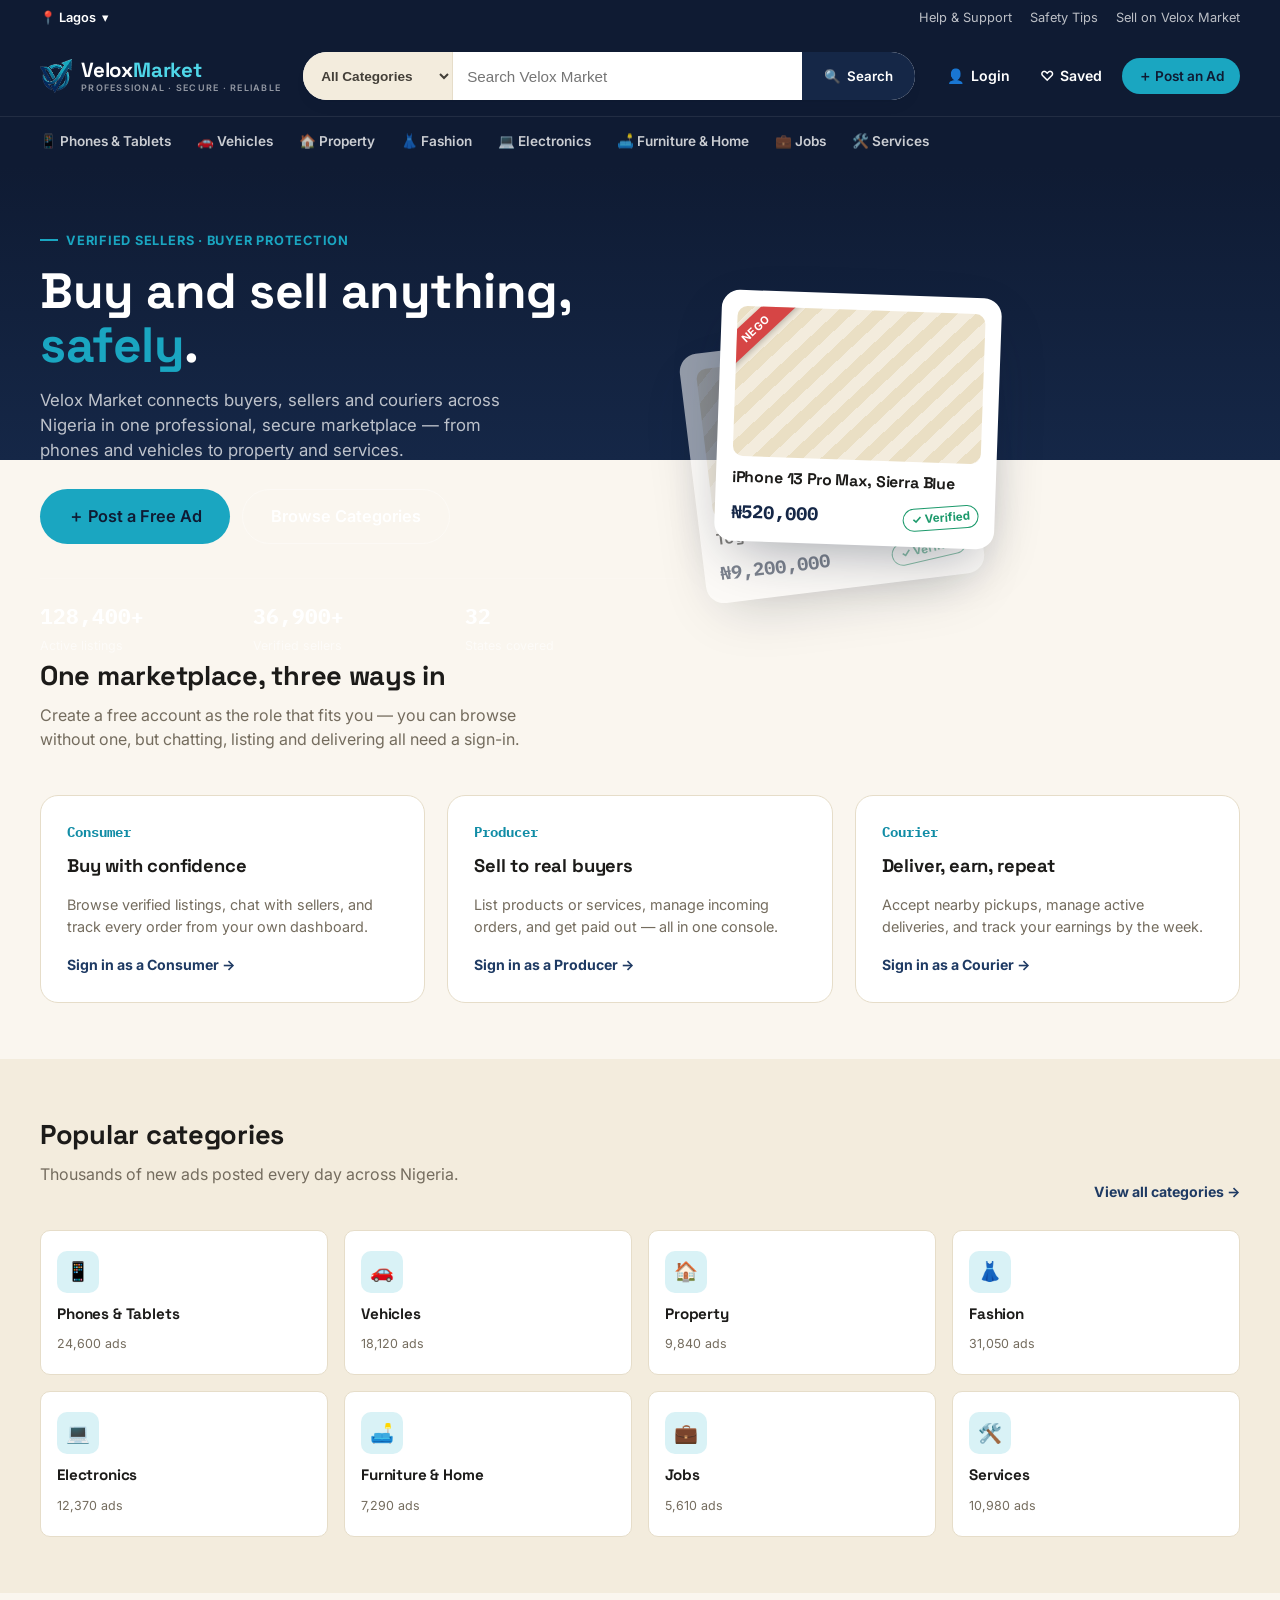
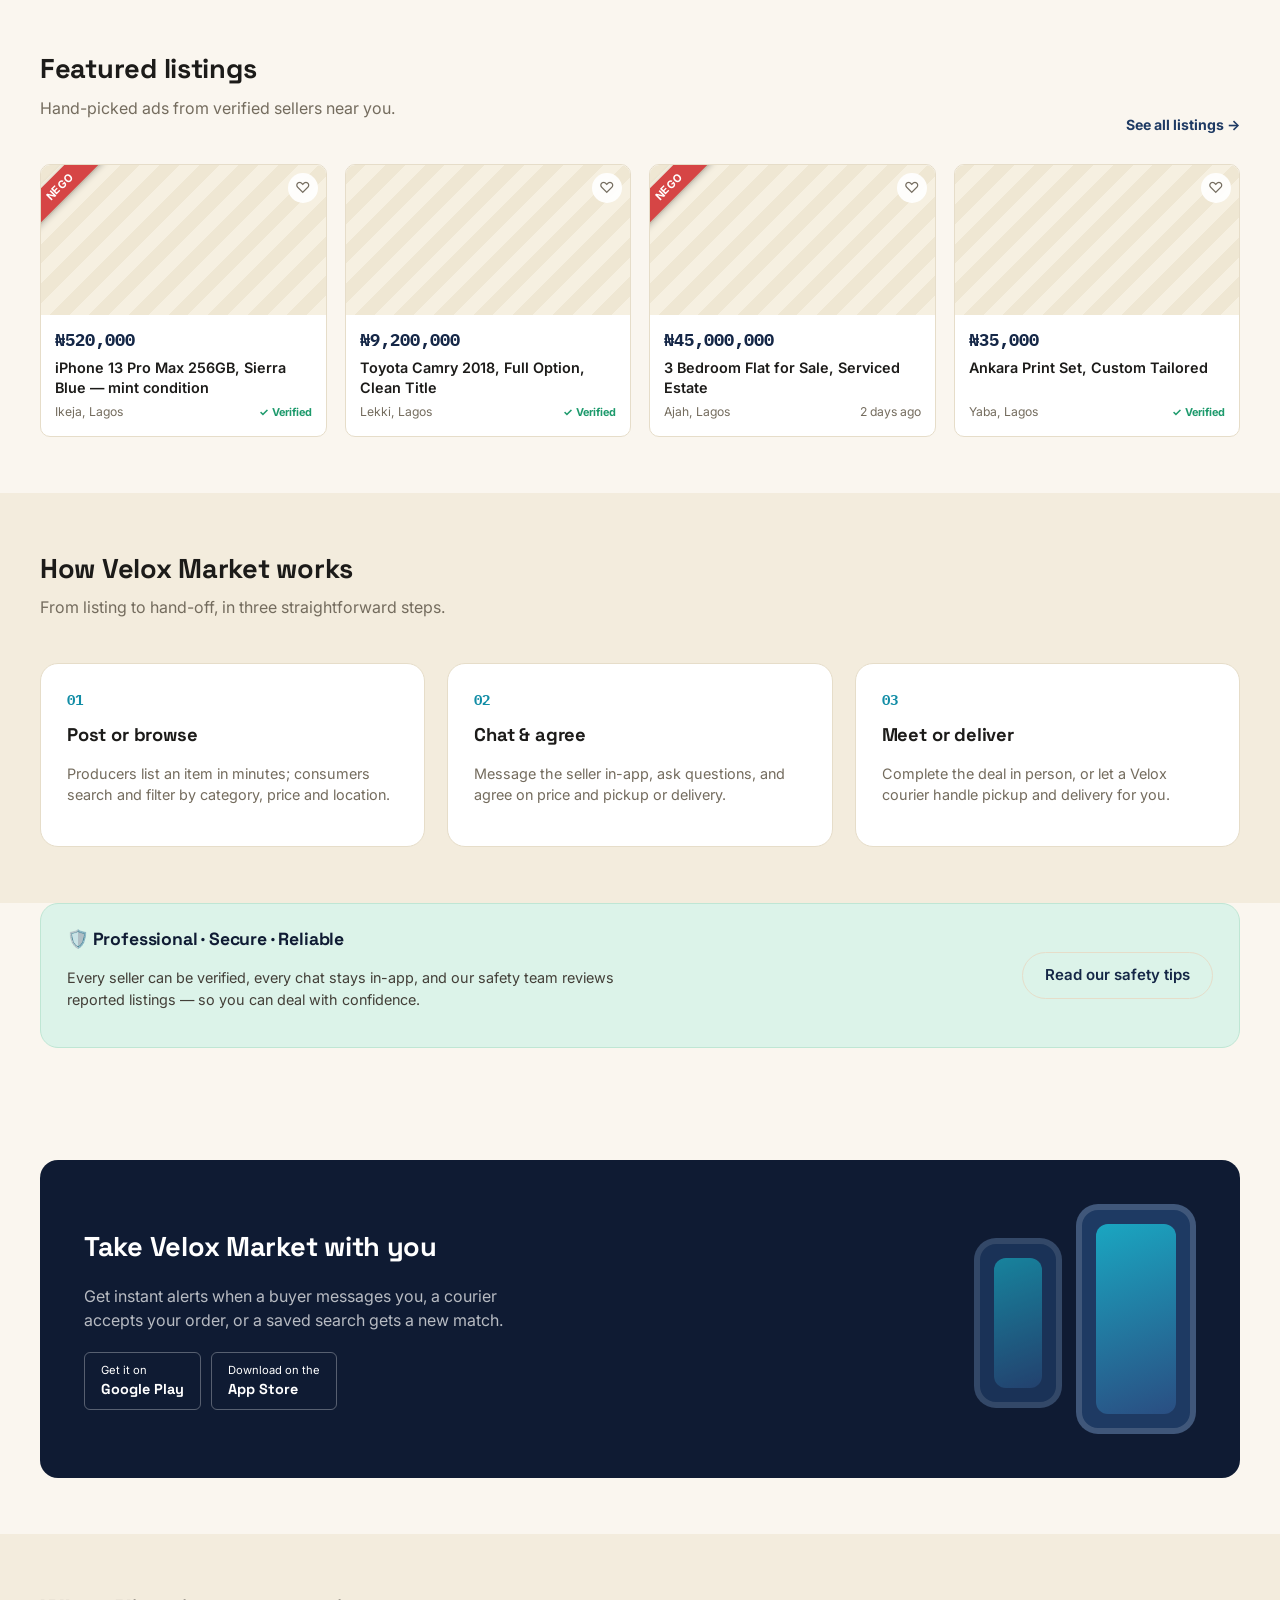
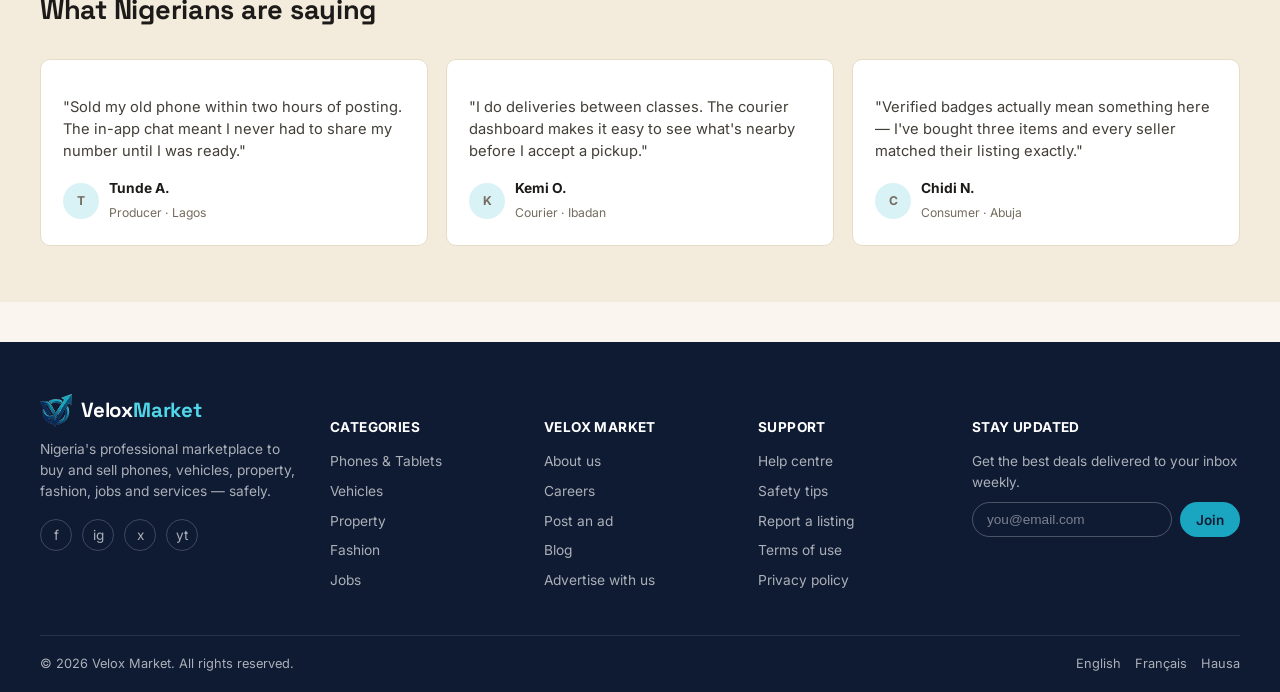
<file: index.html>
<!DOCTYPE html>
<html lang="en">
<head>
<meta charset="UTF-8">
<meta name="viewport" content="width=device-width, initial-scale=1.0">
<title>Velox Market — Nigeria's Trusted Marketplace</title>
<meta name="description" content="Buy and sell phones, vehicles, property, fashion, jobs and services across Nigeria — safely, with verified sellers and buyer protection.">
<link rel="icon" href="assets/velox-icon.png">
<link rel="preconnect" href="https://fonts.googleapis.com">
<link href="https://fonts.googleapis.com/css2?family=Space+Grotesk:wght@500;700&family=Inter:wght@400;500;600;700&family=IBM+Plex+Mono:wght@500;700&display=swap" rel="stylesheet">
<link rel="stylesheet" href="css/velox.css">
</head>
<body>

<div class="topbar">
  <div class="container">
    <div class="location-pick">📍 Lagos <span aria-hidden="true">▾</span></div>
    <div class="topbar-links">
      <a href="#">Help &amp; Support</a>
      <a href="#">Safety Tips</a>
      <a href="post-ad.html">Sell on Velox Market</a>
    </div>
  </div>
</div>

<header class="site-header">
  <div class="container header-row">
    <a href="index.html" class="logo">
      <img src="assets/velox-icon.png" alt="" class="logo-icon">
      <span class="logo-word">Velox<span>Market</span><small>Professional · Secure · Reliable</small></span>
    </a>
    <form class="search-form" action="category.html">
      <select class="search-cat" aria-label="Category">
        <option>All Categories</option>
        <option>Phones &amp; Tablets</option>
        <option>Vehicles</option>
        <option>Property</option>
      </select>
      <input class="search-input" type="text" name="q" placeholder="Search Velox Market">
      <button class="search-submit" type="submit">🔍 <span>Search</span></button>
    </form>
    <div class="header-actions">
      <div data-account-slot></div>
      <a href="#" class="icon-link">♡ <span>Saved</span></a>
      <a href="post-ad.html" class="btn btn-primary btn-sm">＋ Post an Ad</a>
    </div>
    <button class="nav-toggle" aria-label="Toggle categories">☰</button>
  </div>
  <nav class="cat-strip" aria-label="Browse categories">
    <div class="container">
      <a href="category.html">📱 Phones &amp; Tablets</a>
      <a href="category.html">🚗 Vehicles</a>
      <a href="category.html">🏠 Property</a>
      <a href="category.html">👗 Fashion</a>
      <a href="category.html">💻 Electronics</a>
      <a href="category.html">🛋️ Furniture &amp; Home</a>
      <a href="category.html">💼 Jobs</a>
      <a href="category.html">🛠️ Services</a>
    </div>
  </nav>
</header>

<!-- ============ HERO ============ -->
<section class="hero">
  <div class="container hero-grid">
    <div>
      <span class="hero-eyebrow">Verified sellers · Buyer protection</span>
      <h1>Buy and sell anything, <em>safely</em>.</h1>
      <p>Velox Market connects buyers, sellers and couriers across Nigeria in one professional, secure marketplace — from phones and vehicles to property and services.</p>
      <div class="hero-ctas">
        <a href="post-ad.html" class="btn btn-primary btn-lg">＋ Post a Free Ad</a>
        <a href="category.html" class="btn btn-outline btn-lg">Browse Categories</a>
      </div>
      <div class="hero-stats">
        <div class="hero-stat"><b>128,400+</b><span>Active listings</span></div>
        <div class="hero-stat"><b>36,900+</b><span>Verified sellers</span></div>
        <div class="hero-stat"><b>32</b><span>States covered</span></div>
      </div>
    </div>
    <div class="hero-visual">
      <div class="mock-card card-back">
        <div class="mock-thumb"></div>
        <h4>Toyota Camry 2018, Lagos</h4>
        <div class="mock-meta"><span class="mock-price">₦9,200,000</span><span class="stamp-verified">✓ Verified</span></div>
      </div>
      <div class="mock-card card-front">
        <div class="mock-thumb"><span class="nego-ribbon">Nego</span></div>
        <h4>iPhone 13 Pro Max, Sierra Blue</h4>
        <div class="mock-meta"><span class="mock-price">₦520,000</span><span class="stamp-verified">✓ Verified</span></div>
      </div>
    </div>
  </div>
</section>

<!-- ============ THREE WAYS TO USE VELOX MARKET ============ -->
<section class="section section-tight">
  <div class="container">
    <div class="section-head">
      <div>
        <h2>One marketplace, three ways in</h2>
        <p>Create a free account as the role that fits you — you can browse without one, but chatting, listing and delivering all need a sign-in.</p>
      </div>
    </div>
    <div class="steps">
      <div class="step">
        <div class="step-num mono">Consumer</div>
        <h3> Buy with confidence</h3>
        <p>Browse verified listings, chat with sellers, and track every order from your own dashboard.</p>
        <a href="login.html" class="section-link">Sign in as a Consumer →</a>
      </div>
      <div class="step">
        <div class="step-num mono">Producer</div>
        <h3> Sell to real buyers</h3>
        <p>List products or services, manage incoming orders, and get paid out — all in one console.</p>
        <a href="login.html" class="section-link">Sign in as a Producer →</a>
      </div>
      <div class="step">
        <div class="step-num mono">Courier</div>
        <h3> Deliver, earn, repeat</h3>
        <p>Accept nearby pickups, manage active deliveries, and track your earnings by the week.</p>
        <a href="login.html" class="section-link">Sign in as a Courier →</a>
      </div>
    </div>
  </div>
</section>

<!-- ============ POPULAR CATEGORIES ============ -->
<section class="section bg-alt">
  <div class="container">
    <div class="section-head">
      <div>
        <h2>Popular categories</h2>
        <p>Thousands of new ads posted every day across Nigeria.</p>
      </div>
      <a href="category.html" class="section-link">View all categories →</a>
    </div>
    <div class="cat-grid">
      <a class="cat-tile" href="category.html"><span class="tile-icon">📱</span><h4>Phones &amp; Tablets</h4><span>24,600 ads</span></a>
      <a class="cat-tile" href="category.html"><span class="tile-icon">🚗</span><h4>Vehicles</h4><span>18,120 ads</span></a>
      <a class="cat-tile" href="category.html"><span class="tile-icon">🏠</span><h4>Property</h4><span>9,840 ads</span></a>
      <a class="cat-tile" href="category.html"><span class="tile-icon">👗</span><h4>Fashion</h4><span>31,050 ads</span></a>
      <a class="cat-tile" href="category.html"><span class="tile-icon">💻</span><h4>Electronics</h4><span>12,370 ads</span></a>
      <a class="cat-tile" href="category.html"><span class="tile-icon">🛋️</span><h4>Furniture &amp; Home</h4><span>7,290 ads</span></a>
      <a class="cat-tile" href="category.html"><span class="tile-icon">💼</span><h4>Jobs</h4><span>5,610 ads</span></a>
      <a class="cat-tile" href="category.html"><span class="tile-icon">🛠️</span><h4>Services</h4><span>10,980 ads</span></a>
    </div>
  </div>
</section>

<!-- ============ FEATURED LISTINGS ============ -->
<section class="section">
  <div class="container">
    <div class="section-head">
      <div>
        <h2>Featured listings</h2>
        <p>Hand-picked ads from verified sellers near you.</p>
      </div>
      <a href="category.html" class="section-link">See all listings →</a>
    </div>
    <div class="listing-grid">
      <a class="listing-card" href="listing.html">
        <div class="listing-thumb"><span class="nego-ribbon">Nego</span><button class="fav-btn" aria-label="Save">♡</button></div>
        <div class="listing-body">
          <span class="listing-price">₦520,000</span>
          <span class="listing-title">iPhone 13 Pro Max 256GB, Sierra Blue — mint condition</span>
          <div class="listing-meta"><span>Ikeja, Lagos</span><span class="badge-verified">✓ Verified</span></div>
        </div>
      </a>
      <a class="listing-card" href="listing.html">
        <div class="listing-thumb"><button class="fav-btn" aria-label="Save">♡</button></div>
        <div class="listing-body">
          <span class="listing-price">₦9,200,000</span>
          <span class="listing-title">Toyota Camry 2018, Full Option, Clean Title</span>
          <div class="listing-meta"><span>Lekki, Lagos</span><span class="badge-verified">✓ Verified</span></div>
        </div>
      </a>
      <a class="listing-card" href="listing.html">
        <div class="listing-thumb"><span class="nego-ribbon">Nego</span><button class="fav-btn" aria-label="Save">♡</button></div>
        <div class="listing-body">
          <span class="listing-price">₦45,000,000</span>
          <span class="listing-title">3 Bedroom Flat for Sale, Serviced Estate</span>
          <div class="listing-meta"><span>Ajah, Lagos</span><span>2 days ago</span></div>
        </div>
      </a>
      <a class="listing-card" href="listing.html">
        <div class="listing-thumb"><button class="fav-btn" aria-label="Save">♡</button></div>
        <div class="listing-body">
          <span class="listing-price">₦35,000</span>
          <span class="listing-title">Ankara Print Set, Custom Tailored</span>
          <div class="listing-meta"><span>Yaba, Lagos</span><span class="badge-verified">✓ Verified</span></div>
        </div>
      </a>
    </div>
  </div>
</section>

<!-- ============ HOW IT WORKS ============ -->
<section class="section bg-alt">
  <div class="container">
    <div class="section-head">
      <div>
        <h2>How Velox Market works</h2>
        <p>From listing to hand-off, in three straightforward steps.</p>
      </div>
    </div>
    <div class="steps">
      <div class="step">
        <div class="step-num mono">01</div>
        <h3>Post or browse</h3>
        <p>Producers list an item in minutes; consumers search and filter by category, price and location.</p>
      </div>
      <div class="step">
        <div class="step-num mono">02</div>
        <h3>Chat &amp; agree</h3>
        <p>Message the seller in-app, ask questions, and agree on price and pickup or delivery.</p>
      </div>
      <div class="step">
        <div class="step-num mono">03</div>
        <h3>Meet or deliver</h3>
        <p>Complete the deal in person, or let a Velox courier handle pickup and delivery for you.</p>
      </div>
    </div>
  </div>
</section>

<!-- ============ SAFETY BANNER ============ -->
<section class="section section-tight">
  <div class="container">
    <div class="safety-banner">
      <div>
        <h3>🛡️ Professional · Secure · Reliable</h3>
        <p>Every seller can be verified, every chat stays in-app, and our safety team reviews reported listings — so you can deal with confidence.</p>
      </div>
      <a href="#" class="btn btn-ghost">Read our safety tips</a>
    </div>
  </div>
</section>

<!-- ============ APP CTA ============ -->
<section class="section">
  <div class="container">
    <div class="app-cta">
      <div>
        <h2>Take Velox Market with you</h2>
        <p>Get instant alerts when a buyer messages you, a courier accepts your order, or a saved search gets a new match.</p>
        <div class="store-badges">
          <div class="store-badge"><span>Get it on</span><b>Google Play</b></div>
          <div class="store-badge"><span>Download on the</span><b>App Store</b></div>
        </div>
      </div>
      <div class="app-visual">
        <div class="phone-mock small"></div>
        <div class="phone-mock"></div>
      </div>
    </div>
  </div>
</section>

<!-- ============ TESTIMONIALS ============ -->
<section class="section bg-alt">
  <div class="container">
    <div class="section-head">
      <div>
        <h2>What Nigerians are saying</h2>
      </div>
    </div>
    <div class="testi-grid">
      <div class="testi-card">
        <p>"Sold my old phone within two hours of posting. The in-app chat meant I never had to share my number until I was ready."</p>
        <div class="testi-who"><span class="avatar">T</span><div><b>Tunde A.</b><span>Producer · Lagos</span></div></div>
      </div>
      <div class="testi-card">
        <p>"I do deliveries between classes. The courier dashboard makes it easy to see what's nearby before I accept a pickup."</p>
        <div class="testi-who"><span class="avatar">K</span><div><b>Kemi O.</b><span>Courier · Ibadan</span></div></div>
      </div>
      <div class="testi-card">
        <p>"Verified badges actually mean something here — I've bought three items and every seller matched their listing exactly."</p>
        <div class="testi-who"><span class="avatar">C</span><div><b>Chidi N.</b><span>Consumer · Abuja</span></div></div>
      </div>
    </div>
  </div>
</section>

<footer class="site-footer">
  <div class="container">
    <div class="footer-grid">
      <div class="footer-col footer-brand">
        <a href="index.html" class="logo"><img src="assets/velox-icon.png" alt="" class="logo-icon"><span class="logo-word">Velox<span>Market</span></span></a>
        <p>Nigeria's professional marketplace to buy and sell phones, vehicles, property, fashion, jobs and services — safely.</p>
        <div class="social-row">
          <a href="#" aria-label="Facebook">f</a><a href="#" aria-label="Instagram">ig</a>
          <a href="#" aria-label="X">x</a><a href="#" aria-label="YouTube">yt</a>
        </div>
      </div>
      <div class="footer-col"><h5>Categories</h5>
        <ul><li><a href="category.html">Phones &amp; Tablets</a></li><li><a href="category.html">Vehicles</a></li>
        <li><a href="category.html">Property</a></li><li><a href="category.html">Fashion</a></li><li><a href="category.html">Jobs</a></li></ul>
      </div>
      <div class="footer-col"><h5>Velox Market</h5>
        <ul><li><a href="#">About us</a></li><li><a href="#">Careers</a></li><li><a href="post-ad.html">Post an ad</a></li>
        <li><a href="#">Blog</a></li><li><a href="#">Advertise with us</a></li></ul>
      </div>
      <div class="footer-col"><h5>Support</h5>
        <ul><li><a href="#">Help centre</a></li><li><a href="#">Safety tips</a></li><li><a href="#">Report a listing</a></li>
        <li><a href="#">Terms of use</a></li><li><a href="#">Privacy policy</a></li></ul>
      </div>
      <div class="footer-col"><h5>Stay updated</h5>
        <p style="font-size:.85rem;margin-bottom:10px;">Get the best deals delivered to your inbox weekly.</p>
        <form class="newsletter" onsubmit="event.preventDefault(); showToast('Subscribed! Check your inbox.');">
          <input type="email" placeholder="you@email.com" required aria-label="Email">
          <button class="btn btn-primary btn-sm" type="submit">Join</button>
        </form>
      </div>
    </div>
    <div class="footer-bottom">
      <span>© 2026 Velox Market. All rights reserved.</span>
      <div class="locales"><a href="#">English</a><a href="#">Français</a><a href="#">Hausa</a></div>
    </div>
  </div>
</footer>

<div class="modal-overlay" id="authModal">
  <div class="modal-box">
    <button class="modal-close" data-close-auth aria-label="Close">✕</button>
    <div class="modal-tabs"><button class="modal-tab is-active">Quick sign in</button></div>
    <form class="modal-panel is-active">
      <p style="font-size:.82rem;color:var(--ink-500);margin:-8px 0 4px;">Sign in to message sellers and track your activity.</p>
      <div class="field"><label>Phone number or email</label><input type="text" required placeholder="080X XXX XXXX"></div>
      <div class="field"><label>Password</label><input type="password" required placeholder="••••••••"></div>
      <button class="btn btn-primary btn-block" type="submit">Log in</button>
    </form>
    <p style="text-align:center;font-size:.8rem;color:var(--ink-500);margin-top:14px;">New here? <a href="login.html" style="font-weight:700;color:var(--indigo-800);">Create a free account</a></p>
  </div>
</div>

<div class="toast" id="toast"></div>
<script src="js/script.js"></script>
</body>
</html>
</file>
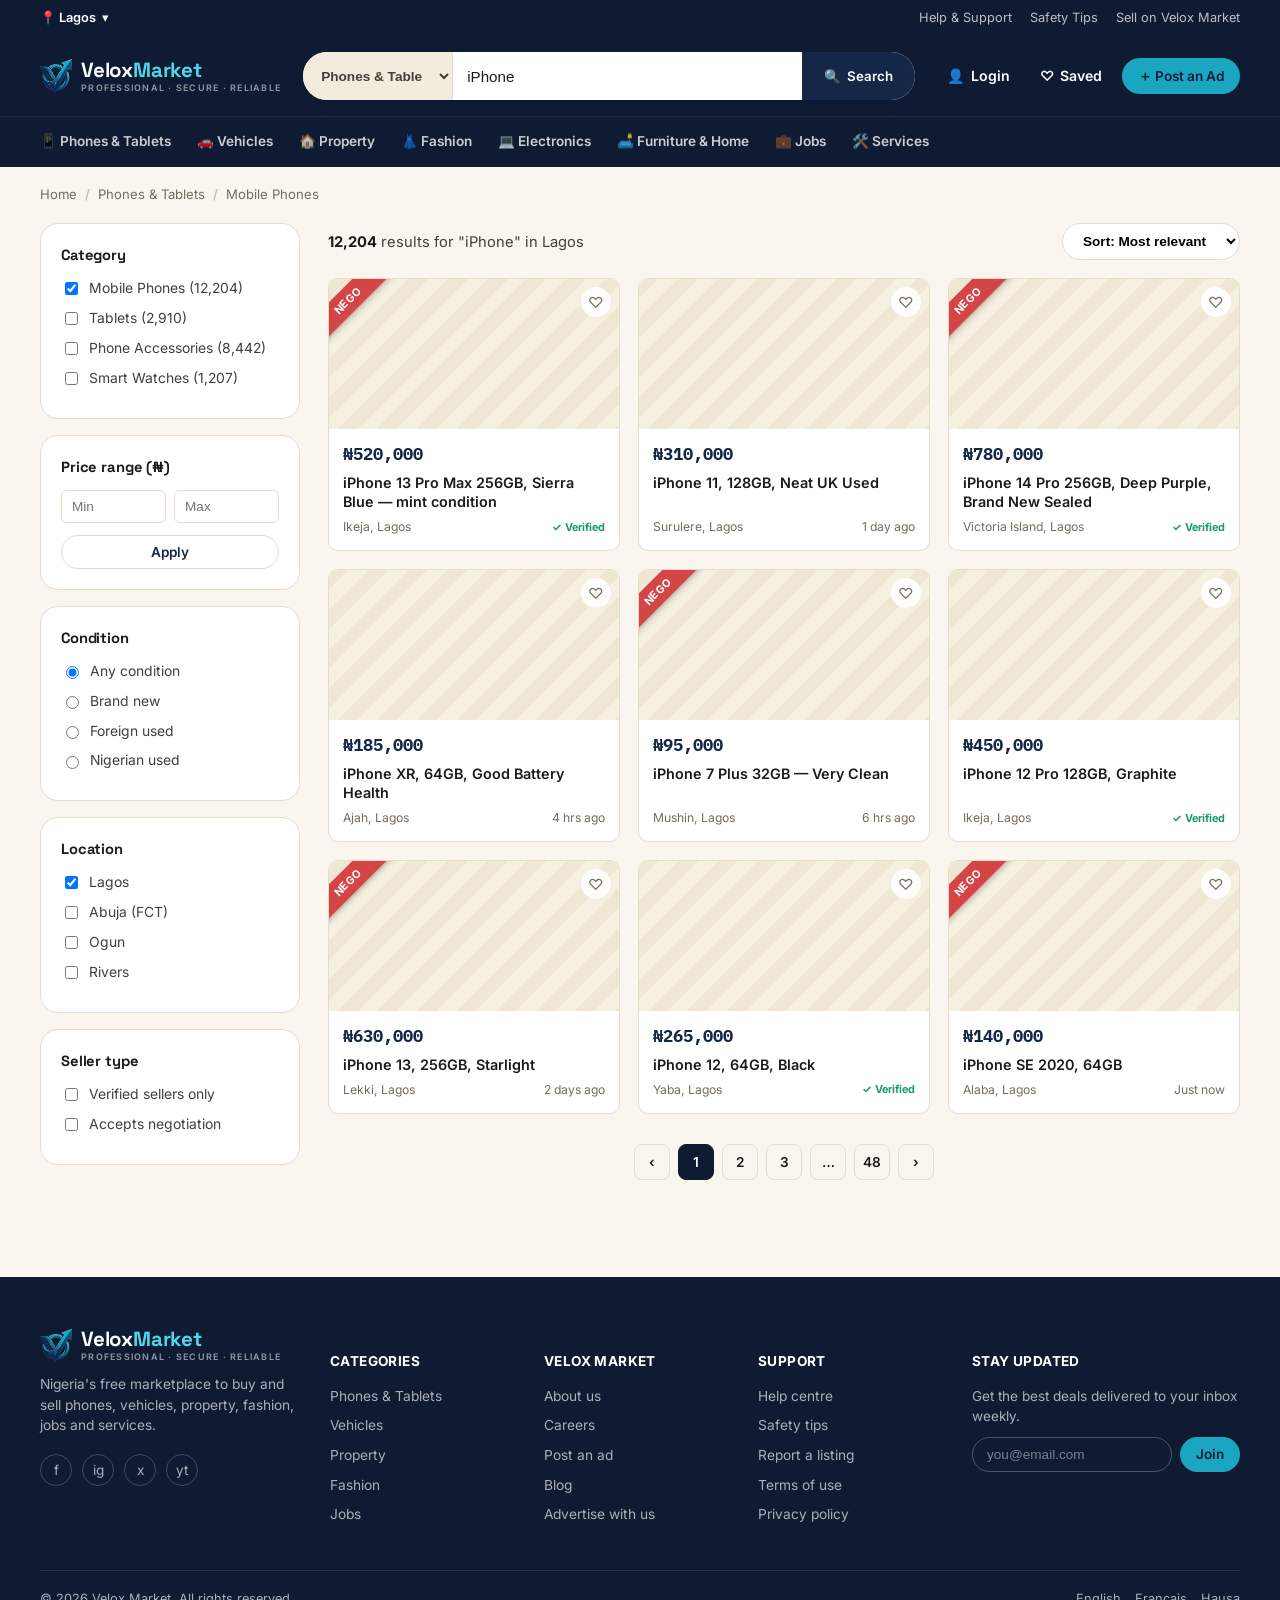
<file: category.html>
<!DOCTYPE html>
<html lang="en">
<head>
<meta charset="UTF-8">
<meta name="viewport" content="width=device-width, initial-scale=1.0">
<title>Phones &amp; Tablets in Lagos — Velox Market</title>
<link rel="preconnect" href="https://fonts.googleapis.com">
<link href="https://fonts.googleapis.com/css2?family=Space+Grotesk:wght@500;700&family=Inter:wght@400;500;600;700&family=IBM+Plex+Mono:wght@500;700&display=swap" rel="stylesheet">
<link rel="stylesheet" href="css/velox.css">
</head>
<body>

<div class="topbar">
  <div class="container">
    <div class="location-pick">📍 Lagos <span aria-hidden="true">▾</span></div>
    <div class="topbar-links">
      <a href="#">Help &amp; Support</a>
      <a href="#">Safety Tips</a>
      <a href="post-ad.html">Sell on Velox Market</a>
    </div>
  </div>
</div>

<header class="site-header">
  <div class="container header-row">
    <a href="index.html" class="logo">
      <img src="assets/velox-icon.png" alt="" class="logo-icon">
      <span class="logo-word">Velox<span>Market</span><small>Professional · Secure · Reliable</small></span>
    </a>
    <form class="search-form" action="category.html">
      <select class="search-cat" aria-label="Category">
        <option>All Categories</option>
        <option selected>Phones &amp; Tablets</option>
        <option>Vehicles</option>
        <option>Property</option>
      </select>
      <input class="search-input" type="text" name="q" value="iPhone" placeholder="Search Velox Market">
      <button class="search-submit" type="submit">🔍 <span>Search</span></button>
    </form>
    <div class="header-actions">
      <div data-account-slot></div>
      <a href="#" class="icon-link">♡ <span>Saved</span></a>
      <a href="post-ad.html" class="btn btn-primary btn-sm">＋ Post an Ad</a>
    </div>
    <button class="nav-toggle" aria-label="Toggle categories">☰</button>
  </div>
  <nav class="cat-strip" aria-label="Browse categories">
    <div class="container">
      <a href="category.html">📱 Phones &amp; Tablets</a>
      <a href="category.html">🚗 Vehicles</a>
      <a href="category.html">🏠 Property</a>
      <a href="category.html">👗 Fashion</a>
      <a href="category.html">💻 Electronics</a>
      <a href="category.html">🛋️ Furniture &amp; Home</a>
      <a href="category.html">💼 Jobs</a>
      <a href="category.html">🛠️ Services</a>
    </div>
  </nav>
</header>

<div class="container">
  <div class="breadcrumb">
    <a href="index.html">Home</a><span class="sep">/</span>
    <a href="category.html">Phones &amp; Tablets</a><span class="sep">/</span>
    <span>Mobile Phones</span>
  </div>
</div>

<div class="container results-layout">

  <aside class="filters-sidebar">
    <div class="filter-card">
      <h4>Category</h4>
      <ul class="filter-list">
        <li><input type="checkbox" checked> Mobile Phones (12,204)</li>
        <li><input type="checkbox"> Tablets (2,910)</li>
        <li><input type="checkbox"> Phone Accessories (8,442)</li>
        <li><input type="checkbox"> Smart Watches (1,207)</li>
      </ul>
    </div>

    <div class="filter-card">
      <h4>Price range (₦)</h4>
      <div class="range-row">
        <input type="number" placeholder="Min">
        <input type="number" placeholder="Max">
      </div>
      <button class="btn btn-ghost btn-sm btn-block" style="margin-top:12px;">Apply</button>
    </div>

    <div class="filter-card">
      <h4>Condition</h4>
      <ul class="filter-list">
        <li><input type="radio" name="condition" checked> Any condition</li>
        <li><input type="radio" name="condition"> Brand new</li>
        <li><input type="radio" name="condition"> Foreign used</li>
        <li><input type="radio" name="condition"> Nigerian used</li>
      </ul>
    </div>

    <div class="filter-card">
      <h4>Location</h4>
      <ul class="filter-list">
        <li><input type="checkbox" checked> Lagos</li>
        <li><input type="checkbox"> Abuja (FCT)</li>
        <li><input type="checkbox"> Ogun</li>
        <li><input type="checkbox"> Rivers</li>
      </ul>
    </div>

    <div class="filter-card">
      <h4>Seller type</h4>
      <ul class="filter-list">
        <li><input type="checkbox"> Verified sellers only</li>
        <li><input type="checkbox"> Accepts negotiation</li>
      </ul>
    </div>
  </aside>

  <main>
    <div class="results-top">
      <span class="results-count"><b>12,204</b> results for "iPhone" in Lagos</span>
      <select class="sort-select" aria-label="Sort results">
        <option>Sort: Most relevant</option>
        <option>Price: low to high</option>
        <option>Price: high to low</option>
        <option>Newest first</option>
      </select>
    </div>

    <div class="results-grid">

      <a class="listing-card" href="listing.html">
        <div class="listing-thumb"><span class="nego-ribbon">Nego</span><button class="fav-btn" aria-label="Save">♡</button></div>
        <div class="listing-body">
          <span class="listing-price">₦520,000</span>
          <span class="listing-title">iPhone 13 Pro Max 256GB, Sierra Blue — mint condition</span>
          <div class="listing-meta"><span>Ikeja, Lagos</span><span class="badge-verified">✓ Verified</span></div>
        </div>
      </a>
      <a class="listing-card" href="listing.html">
        <div class="listing-thumb"><button class="fav-btn" aria-label="Save">♡</button></div>
        <div class="listing-body">
          <span class="listing-price">₦310,000</span>
          <span class="listing-title">iPhone 11, 128GB, Neat UK Used</span>
          <div class="listing-meta"><span>Surulere, Lagos</span><span>1 day ago</span></div>
        </div>
      </a>
      <a class="listing-card" href="listing.html">
        <div class="listing-thumb"><span class="nego-ribbon">Nego</span><button class="fav-btn" aria-label="Save">♡</button></div>
        <div class="listing-body">
          <span class="listing-price">₦780,000</span>
          <span class="listing-title">iPhone 14 Pro 256GB, Deep Purple, Brand New Sealed</span>
          <div class="listing-meta"><span>Victoria Island, Lagos</span><span class="badge-verified">✓ Verified</span></div>
        </div>
      </a>
      <a class="listing-card" href="listing.html">
        <div class="listing-thumb"><button class="fav-btn" aria-label="Save">♡</button></div>
        <div class="listing-body">
          <span class="listing-price">₦185,000</span>
          <span class="listing-title">iPhone XR, 64GB, Good Battery Health</span>
          <div class="listing-meta"><span>Ajah, Lagos</span><span>4 hrs ago</span></div>
        </div>
      </a>
      <a class="listing-card" href="listing.html">
        <div class="listing-thumb"><span class="nego-ribbon">Nego</span><button class="fav-btn" aria-label="Save">♡</button></div>
        <div class="listing-body">
          <span class="listing-price">₦95,000</span>
          <span class="listing-title">iPhone 7 Plus 32GB — Very Clean</span>
          <div class="listing-meta"><span>Mushin, Lagos</span><span>6 hrs ago</span></div>
        </div>
      </a>
      <a class="listing-card" href="listing.html">
        <div class="listing-thumb"><button class="fav-btn" aria-label="Save">♡</button></div>
        <div class="listing-body">
          <span class="listing-price">₦450,000</span>
          <span class="listing-title">iPhone 12 Pro 128GB, Graphite</span>
          <div class="listing-meta"><span>Ikeja, Lagos</span><span class="badge-verified">✓ Verified</span></div>
        </div>
      </a>
      <a class="listing-card" href="listing.html">
        <div class="listing-thumb"><span class="nego-ribbon">Nego</span><button class="fav-btn" aria-label="Save">♡</button></div>
        <div class="listing-body">
          <span class="listing-price">₦630,000</span>
          <span class="listing-title">iPhone 13, 256GB, Starlight</span>
          <div class="listing-meta"><span>Lekki, Lagos</span><span>2 days ago</span></div>
        </div>
      </a>
      <a class="listing-card" href="listing.html">
        <div class="listing-thumb"><button class="fav-btn" aria-label="Save">♡</button></div>
        <div class="listing-body">
          <span class="listing-price">₦265,000</span>
          <span class="listing-title">iPhone 12, 64GB, Black</span>
          <div class="listing-meta"><span>Yaba, Lagos</span><span class="badge-verified">✓ Verified</span></div>
        </div>
      </a>
      <a class="listing-card" href="listing.html">
        <div class="listing-thumb"><span class="nego-ribbon">Nego</span><button class="fav-btn" aria-label="Save">♡</button></div>
        <div class="listing-body">
          <span class="listing-price">₦140,000</span>
          <span class="listing-title">iPhone SE 2020, 64GB</span>
          <div class="listing-meta"><span>Alaba, Lagos</span><span>Just now</span></div>
        </div>
      </a>

    </div>

    <div class="pagination">
      <a href="#" aria-label="Previous">‹</a>
      <a href="#" class="is-active">1</a>
      <a href="#">2</a>
      <a href="#">3</a>
      <a href="#">…</a>
      <a href="#">48</a>
      <a href="#" aria-label="Next">›</a>
    </div>
  </main>
</div>

<footer class="site-footer">
  <div class="container">
    <div class="footer-grid">
      <div class="footer-col footer-brand">
        <a href="index.html" class="logo"><img src="assets/velox-icon.png" alt="" class="logo-icon">
      <span class="logo-word">Velox<span>Market</span><small>Professional · Secure · Reliable</small></span></a>
        <p>Nigeria's free marketplace to buy and sell phones, vehicles, property, fashion, jobs and services.</p>
        <div class="social-row">
          <a href="#" aria-label="Facebook">f</a><a href="#" aria-label="Instagram">ig</a>
          <a href="#" aria-label="X">x</a><a href="#" aria-label="YouTube">yt</a>
        </div>
      </div>
      <div class="footer-col"><h5>Categories</h5>
        <ul><li><a href="category.html">Phones &amp; Tablets</a></li><li><a href="category.html">Vehicles</a></li>
        <li><a href="category.html">Property</a></li><li><a href="category.html">Fashion</a></li><li><a href="category.html">Jobs</a></li></ul>
      </div>
      <div class="footer-col"><h5>Velox Market</h5>
        <ul><li><a href="#">About us</a></li><li><a href="#">Careers</a></li><li><a href="post-ad.html">Post an ad</a></li>
        <li><a href="#">Blog</a></li><li><a href="#">Advertise with us</a></li></ul>
      </div>
      <div class="footer-col"><h5>Support</h5>
        <ul><li><a href="#">Help centre</a></li><li><a href="#">Safety tips</a></li><li><a href="#">Report a listing</a></li>
        <li><a href="#">Terms of use</a></li><li><a href="#">Privacy policy</a></li></ul>
      </div>
      <div class="footer-col"><h5>Stay updated</h5>
        <p style="font-size:.85rem;margin-bottom:10px;">Get the best deals delivered to your inbox weekly.</p>
        <form class="newsletter" onsubmit="event.preventDefault(); showToast('Subscribed! Check your inbox.');">
          <input type="email" placeholder="you@email.com" required aria-label="Email">
          <button class="btn btn-primary btn-sm" type="submit">Join</button>
        </form>
      </div>
    </div>
    <div class="footer-bottom">
      <span>© 2026 Velox Market. All rights reserved.</span>
      <div class="locales"><a href="#">English</a><a href="#">Français</a><a href="#">Hausa</a></div>
    </div>
  </div>
</footer>

<div class="modal-overlay" id="authModal">
  <div class="modal-box">
    <button class="modal-close" data-close-auth aria-label="Close">✕</button>
    <div class="modal-tabs"><button class="modal-tab is-active">Quick sign in</button></div>
    <form class="modal-panel is-active">
      <p style="font-size:.82rem;color:var(--ink-500);margin:-8px 0 4px;">Sign in to message sellers and track your activity.</p>
      <div class="field"><label>Phone number or email</label><input type="text" required placeholder="080X XXX XXXX"></div>
      <div class="field"><label>Password</label><input type="password" required placeholder="••••••••"></div>
      <button class="btn btn-primary btn-block" type="submit">Log in</button>
    </form>
    <p style="text-align:center;font-size:.8rem;color:var(--ink-500);margin-top:14px;">New here? <a href="login.html" style="font-weight:700;color:var(--indigo-800);">Create a free account</a></p>
  </div>
</div>

<div class="toast" id="toast"></div>
<script src="js/script.js"></script>
</body>
</html>
</file>
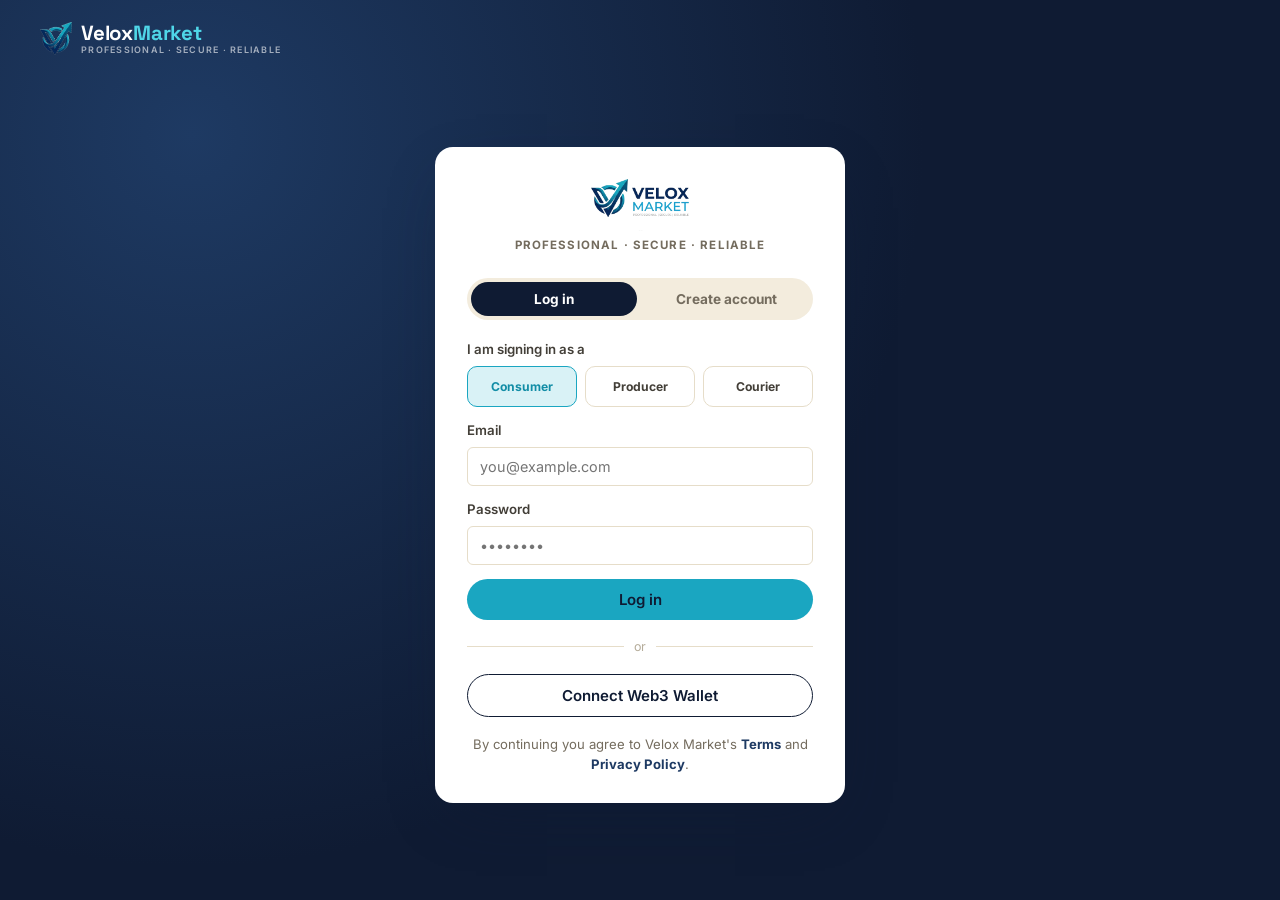
<file: dashboard.html>
<!DOCTYPE html>
<html lang="en">
<head>
<meta charset="UTF-8">
<meta name="viewport" content="width=device-width, initial-scale=1.0">
<title>Dashboard — Velox Market</title>
<link rel="icon" href="assets/velox-icon.png">
<link rel="preconnect" href="https://fonts.googleapis.com">
<link href="https://fonts.googleapis.com/css2?family=Space+Grotesk:wght@500;700&family=Inter:wght@400;500;600;700&family=IBM+Plex+Mono:wght@500;700&display=swap" rel="stylesheet">
<link rel="stylesheet" href="css/velox.css">
</head>
<body data-page="dashboard">

<div class="dash-topbar">
  <div class="container">
    <a href="index.html" class="logo">
      <img src="assets/velox-icon.png" alt="" class="logo-icon">
      <span class="logo-word">Velox<span>Market</span></span>
    </a>
    <div class="dash-actions">
      <span class="role-badge"><span class="dot"></span><span data-role-badge>consumer</span></span>
      <a href="index.html" class="icon-link" style="color:#fff;">Marketplace</a>
      <button class="logout-btn" id="vm-logout-btn" type="button">Log Out</button>
    </div>
  </div>
</div>

<section class="dash-hero">
  <div class="container">
    <span class="dash-hero-eyebrow">Your dashboard</span>
    <h1>Welcome back, <span data-account-name>there</span></h1>
    <p>Here's what's happening with your account today.</p>
  </div>
</section>

<div class="container">

  <!-- ============ CONSUMER STATS ============ -->
  <div class="dash-stats" data-role-panel="consumer">
    <div class="dash-stat"><b>3</b><span>Active orders</span></div>
    <div class="dash-stat"><b>12</b><span>Saved listings</span></div>
    <div class="dash-stat"><b>48</b><span>Completed orders</span></div>
    <div class="dash-stat"><b>2</b><span>Unread messages</span></div>
  </div>

  <!-- ============ PRODUCER STATS ============ -->
  <div class="dash-stats" data-role-panel="producer">
    <div class="dash-stat"><b>14</b><span>Active listings</span></div>
    <div class="dash-stat"><b>6</b><span>Incoming orders</span></div>
    <div class="dash-stat"><b>₦482,000</b><span>This month's payout</span></div>
    <div class="dash-stat"><b>96%</b><span>Response rate</span></div>
  </div>

  <!-- ============ COURIER STATS ============ -->
  <div class="dash-stats" data-role-panel="courier">
    <div class="dash-stat"><b>5</b><span>Available pickups</span></div>
    <div class="dash-stat"><b>2</b><span>Active deliveries</span></div>
    <div class="dash-stat"><b>31</b><span>Completed this week</span></div>
    <div class="dash-stat"><b>₦46,500</b><span>Weekly earnings</span></div>
  </div>
</div>

<div class="dash-body">
  <div class="container">

    <!-- ============ CONSUMER PANEL ============ -->
    <div class="dash-grid" data-role-panel="consumer">
      <div>
        <div class="dash-card">
          <div class="dash-card-head"><h3>Active orders</h3><a href="#">View all</a></div>
          <div class="dash-list-item">
            <div><b>iPhone 13 Pro Max 256GB</b><span class="sub">Seller: Tunde A. · Ikeja, Lagos</span></div>
            <span class="status-pill transit">In transit</span>
          </div>
          <div class="dash-list-item">
            <div><b>Ankara Print Set, Custom Tailored</b><span class="sub">Seller: Bisi F. · Yaba, Lagos</span></div>
            <span class="status-pill pending">Awaiting pickup</span>
          </div>
          <div class="dash-list-item">
            <div><b>Toyota Camry 2018, Full Option</b><span class="sub">Seller: Segun O. · Lekki, Lagos</span></div>
            <span class="status-pill done">Delivered</span>
          </div>
        </div>
        <div class="dash-card">
          <div class="dash-card-head"><h3>Saved listings</h3><a href="category.html">Browse more</a></div>
          <div class="dash-list-item">
            <div><b>3 Bedroom Flat, Serviced Estate</b><span class="sub">₦45,000,000 · Ajah, Lagos</span></div>
          </div>
          <div class="dash-list-item">
            <div><b>iPhone 12 Pro 128GB, Graphite</b><span class="sub">₦450,000 · Ikeja, Lagos</span></div>
          </div>
        </div>
      </div>
      <div>
        <div class="dash-card">
          <div class="dash-card-head"><h3>Quick actions</h3></div>
          <div class="quick-actions">
            <a href="category.html" class="btn btn-primary btn-block">Browse marketplace</a>
            <a href="index.html" class="btn btn-ghost btn-block">Message center</a>
          </div>
        </div>
        <div class="tips-card">
          <h4>🛡️ Safety tips</h4>
          <ul>
            <li>Meet in a safe, public place to inspect the item.</li>
            <li>Never pay in advance, even for delivery.</li>
            <li>Keep every conversation inside Velox Market chat.</li>
          </ul>
        </div>
      </div>
    </div>

    <!-- ============ PRODUCER PANEL ============ -->
    <div class="dash-grid" data-role-panel="producer">
      <div>
        <div class="dash-card">
          <div class="dash-card-head"><h3>Incoming orders</h3><a href="#">View all</a></div>
          <div class="dash-list-item">
            <div><b>iPhone 13 Pro Max 256GB</b><span class="sub">Buyer: Chidi N. · ₦520,000</span></div>
            <span class="status-pill pending">New</span>
          </div>
          <div class="dash-list-item">
            <div><b>iPhone 12, 64GB, Black</b><span class="sub">Buyer: Amaka U. · ₦265,000</span></div>
            <span class="status-pill transit">Preparing</span>
          </div>
          <div class="dash-list-item">
            <div><b>iPhone SE 2020, 64GB</b><span class="sub">Buyer: Femi K. · ₦140,000</span></div>
            <span class="status-pill done">Handed to courier</span>
          </div>
        </div>
        <div class="dash-card">
          <div class="dash-card-head"><h3>My listings</h3><a href="post-ad.html">＋ Post a new ad</a></div>
          <div class="dash-list-item">
            <div><b>iPhone 13 Pro Max 256GB, Sierra Blue</b><span class="sub">₦520,000 · 342 views</span></div>
            <span class="status-pill done">Active</span>
          </div>
          <div class="dash-list-item">
            <div><b>iPhone 11, 128GB, UK Used</b><span class="sub">₦310,000 · 118 views</span></div>
            <span class="status-pill done">Active</span>
          </div>
          <div class="dash-list-item">
            <div><b>iPhone XR, 64GB</b><span class="sub">₦185,000 · Sold to Amaka U.</span></div>
            <span class="status-pill transit">Sold</span>
          </div>
        </div>
      </div>
      <div>
        <div class="dash-card">
          <div class="dash-card-head"><h3>Quick actions</h3></div>
          <div class="quick-actions">
            <a href="post-ad.html" class="btn btn-primary btn-block">＋ Post a new ad</a>
            <a href="index.html" class="btn btn-ghost btn-block">View storefront</a>
          </div>
        </div>
        <div class="dash-card">
          <div class="dash-card-head"><h3>Payouts</h3></div>
          <div class="dash-list-item"><div><b>Available balance</b></div><b class="mono">₦482,000</b></div>
          <div class="dash-list-item"><div><b>Last payout</b><span class="sub">14 July 2026</span></div><b class="mono">₦310,000</b></div>
        </div>
      </div>
    </div>

    <!-- ============ COURIER PANEL ============ -->
    <div class="dash-grid" data-role-panel="courier">
      <div>
        <div class="dash-card">
          <div class="dash-card-head"><h3>Available pickups</h3><a href="#">View map</a></div>
          <div class="dash-list-item">
            <div><b>Ankara Print Set</b><span class="sub">Pickup: Yaba → Drop: Surulere · 3.2km</span></div>
            <span class="status-pill pending">₦1,800</span>
          </div>
          <div class="dash-list-item">
            <div><b>iPhone 12, 64GB, Black</b><span class="sub">Pickup: Ikeja → Drop: Ajah · 21km</span></div>
            <span class="status-pill pending">₦5,400</span>
          </div>
        </div>
        <div class="dash-card">
          <div class="dash-card-head"><h3>Active deliveries</h3><a href="#">View all</a></div>
          <div class="dash-list-item">
            <div><b>iPhone 13 Pro Max 256GB</b><span class="sub">To: Chidi N. · Lekki Phase 1</span></div>
            <span class="status-pill transit">In transit</span>
          </div>
          <div class="dash-list-item">
            <div><b>iPhone SE 2020, 64GB</b><span class="sub">To: Femi K. · Alaba</span></div>
            <span class="status-pill done">Delivered</span>
          </div>
        </div>
      </div>
      <div>
        <div class="dash-card">
          <div class="dash-card-head"><h3>Quick actions</h3></div>
          <div class="quick-actions">
            <button class="btn btn-primary btn-block" type="button" onclick="showToast('You are now online for pickups.')">Go online</button>
            <a href="#" class="btn btn-ghost btn-block">View weekly earnings</a>
          </div>
        </div>
        <div class="tips-card">
          <h4>🛡️ On the road</h4>
          <ul>
            <li>Confirm the item matches the listing before pickup.</li>
            <li>Photograph the handover for every delivery.</li>
            <li>Report any unsafe pickup address to support.</li>
          </ul>
        </div>
      </div>
    </div>

  </div>
</div>

<div class="toast" id="toast"></div>
<script src="js/script.js"></script>
</body>
</html>
</file>
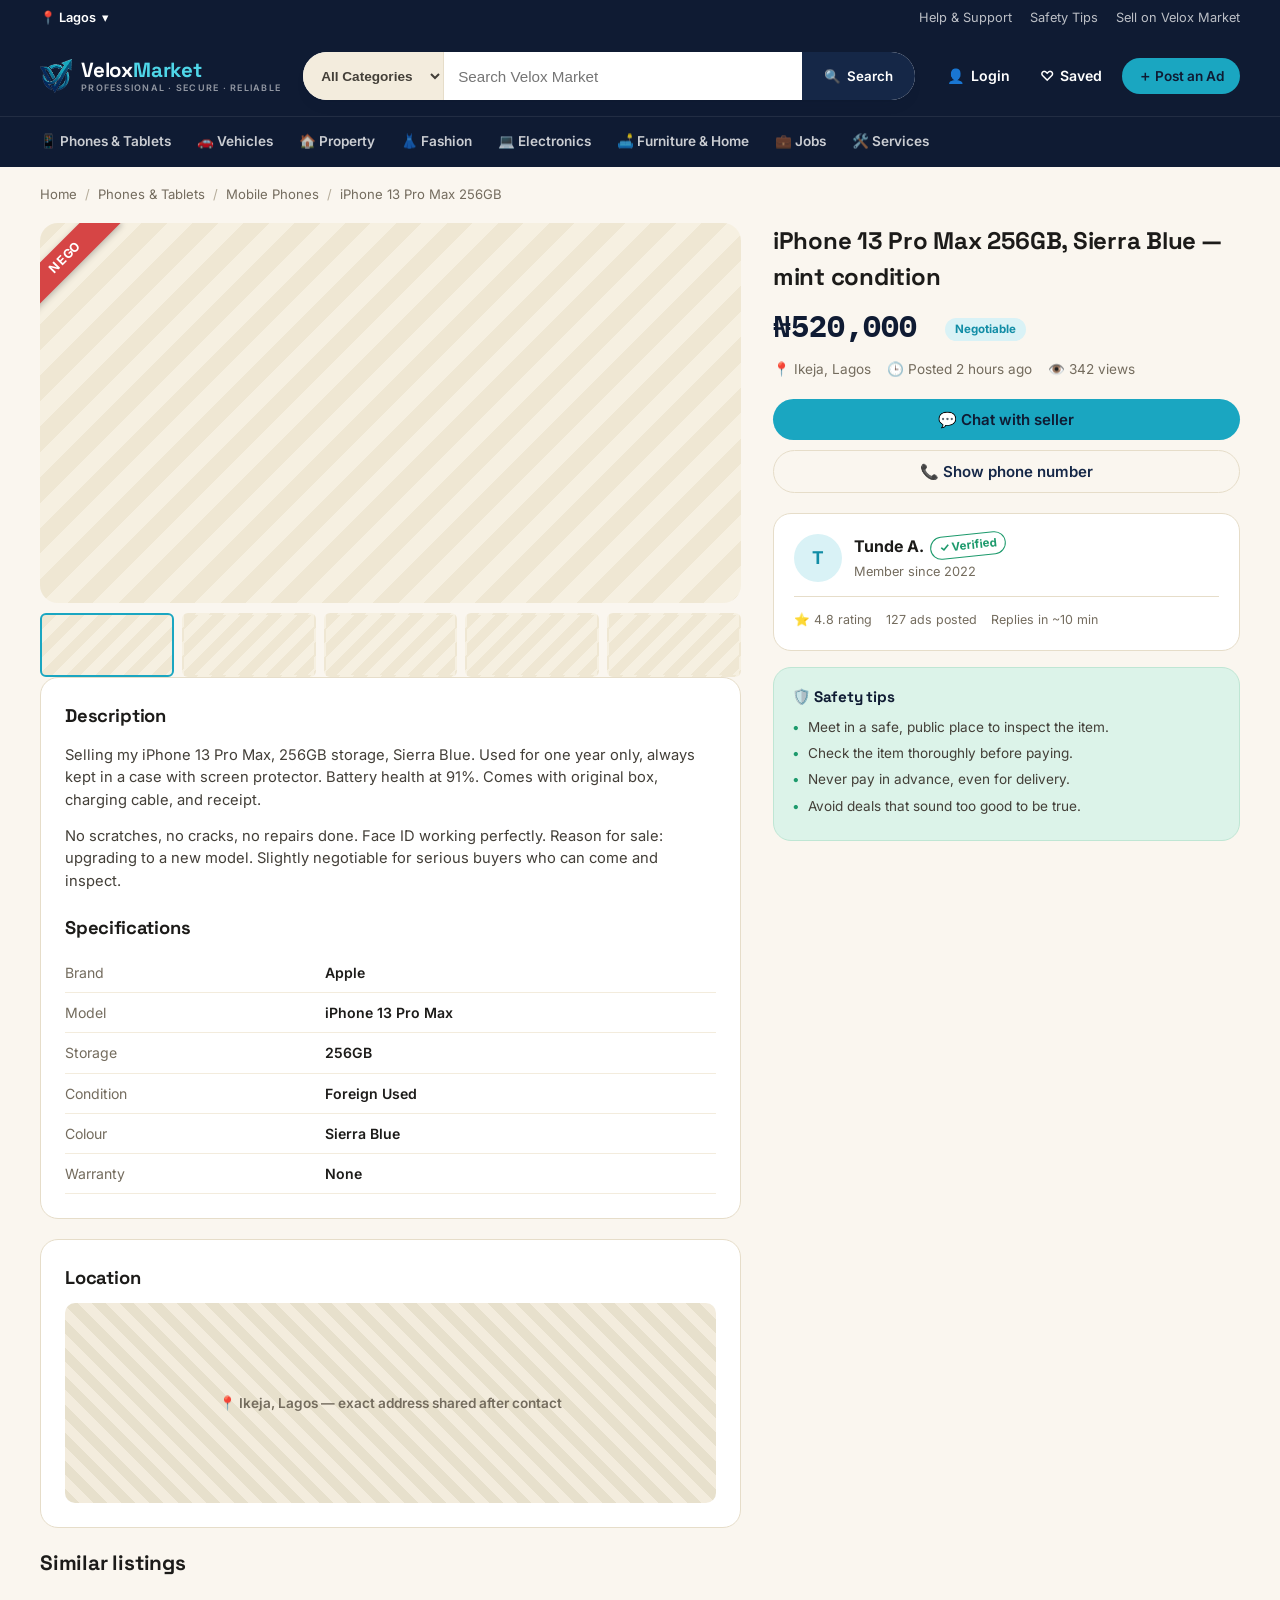
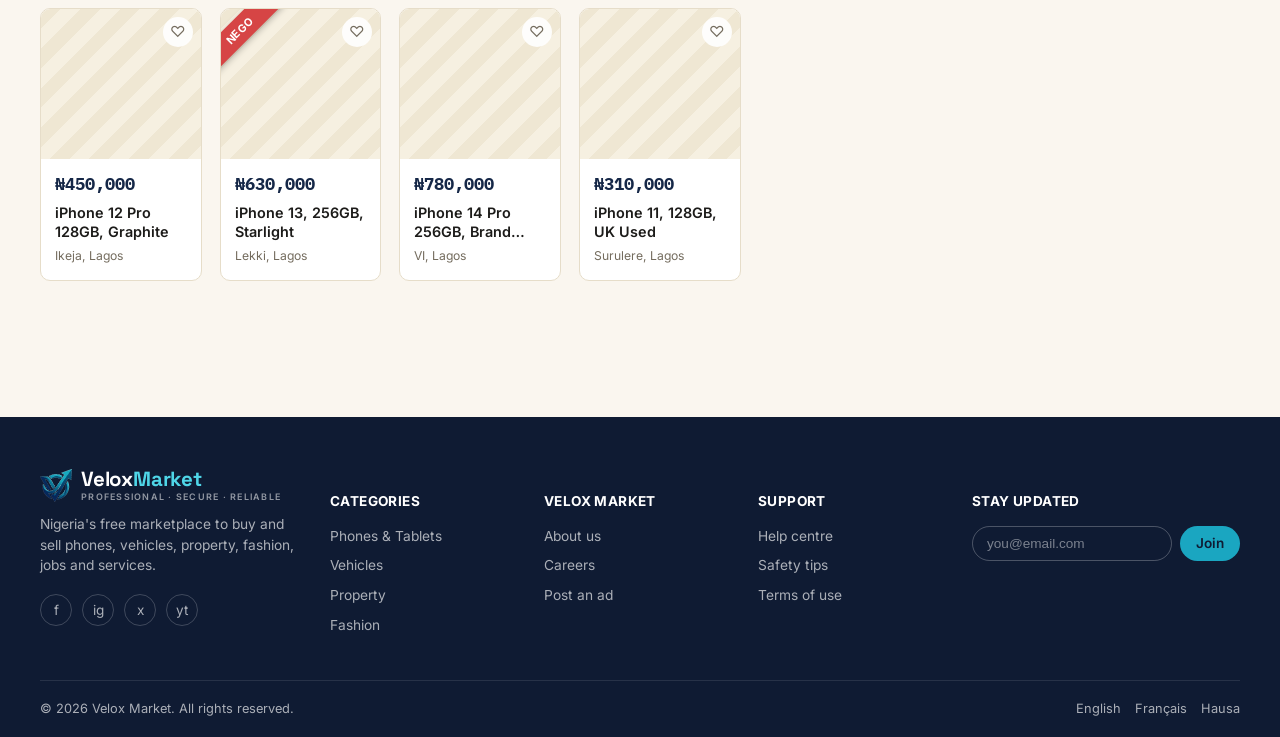
<file: listing.html>
<!DOCTYPE html>
<html lang="en">
<head>
<meta charset="UTF-8">
<meta name="viewport" content="width=device-width, initial-scale=1.0">
<title>iPhone 13 Pro Max 256GB — Velox Market</title>
<link rel="preconnect" href="https://fonts.googleapis.com">
<link href="https://fonts.googleapis.com/css2?family=Space+Grotesk:wght@500;700&family=Inter:wght@400;500;600;700&family=IBM+Plex+Mono:wght@500;700&display=swap" rel="stylesheet">
<link rel="stylesheet" href="css/velox.css">
</head>
<body>

<div class="topbar">
  <div class="container">
    <div class="location-pick">📍 Lagos <span aria-hidden="true">▾</span></div>
    <div class="topbar-links">
      <a href="#">Help &amp; Support</a><a href="#">Safety Tips</a><a href="post-ad.html">Sell on Velox Market</a>
    </div>
  </div>
</div>

<header class="site-header">
  <div class="container header-row">
    <a href="index.html" class="logo"><img src="assets/velox-icon.png" alt="" class="logo-icon">
      <span class="logo-word">Velox<span>Market</span><small>Professional · Secure · Reliable</small></span></a>
    <form class="search-form" action="category.html">
      <select class="search-cat" aria-label="Category"><option>All Categories</option></select>
      <input class="search-input" type="text" name="q" placeholder="Search Velox Market">
      <button class="search-submit" type="submit">🔍 <span>Search</span></button>
    </form>
    <div class="header-actions">
      <div data-account-slot></div>
      <a href="#" class="icon-link">♡ <span>Saved</span></a>
      <a href="post-ad.html" class="btn btn-primary btn-sm">＋ Post an Ad</a>
    </div>
    <button class="nav-toggle" aria-label="Toggle categories">☰</button>
  </div>
  <nav class="cat-strip" aria-label="Browse categories">
    <div class="container">
      <a href="category.html">📱 Phones &amp; Tablets</a><a href="category.html">🚗 Vehicles</a>
      <a href="category.html">🏠 Property</a><a href="category.html">👗 Fashion</a>
      <a href="category.html">💻 Electronics</a><a href="category.html">🛋️ Furniture &amp; Home</a>
      <a href="category.html">💼 Jobs</a><a href="category.html">🛠️ Services</a>
    </div>
  </nav>
</header>

<div class="container">
  <div class="breadcrumb">
    <a href="index.html">Home</a><span class="sep">/</span>
    <a href="category.html">Phones &amp; Tablets</a><span class="sep">/</span>
    <a href="category.html">Mobile Phones</a><span class="sep">/</span>
    <span>iPhone 13 Pro Max 256GB</span>
  </div>
</div>

<div class="container listing-detail">

  <div class="gallery-col">
    <div class="gallery-main"><span class="nego-ribbon">Nego</span></div>
    <div class="gallery-thumbs">
      <div class="is-active"></div><div></div><div></div><div></div><div></div>
    </div>

    <div class="desc-block">
      <h3>Description</h3>
      <p>Selling my iPhone 13 Pro Max, 256GB storage, Sierra Blue. Used for one year only, always kept in a case with screen protector. Battery health at 91%. Comes with original box, charging cable, and receipt.</p>
      <p>No scratches, no cracks, no repairs done. Face ID working perfectly. Reason for sale: upgrading to a new model. Slightly negotiable for serious buyers who can come and inspect.</p>
      <h3 style="margin-top:22px;">Specifications</h3>
      <table class="spec-table">
        <tr><td>Brand</td><td>Apple</td></tr>
        <tr><td>Model</td><td>iPhone 13 Pro Max</td></tr>
        <tr><td>Storage</td><td>256GB</td></tr>
        <tr><td>Condition</td><td>Foreign Used</td></tr>
        <tr><td>Colour</td><td>Sierra Blue</td></tr>
        <tr><td>Warranty</td><td>None</td></tr>
      </table>
    </div>

    <div class="desc-block">
      <h3>Location</h3>
      <div class="map-block">📍 Ikeja, Lagos — exact address shared after contact</div>
    </div>

    <div class="section-head" style="margin-top:10px;">
      <div><h2 style="font-size:1.3rem;">Similar listings</h2></div>
    </div>
    <div class="listing-grid" style="grid-template-columns:repeat(4,1fr);margin-bottom:40px;">
      <a class="listing-card" href="listing.html">
        <div class="listing-thumb"><button class="fav-btn" aria-label="Save">♡</button></div>
        <div class="listing-body"><span class="listing-price">₦450,000</span><span class="listing-title">iPhone 12 Pro 128GB, Graphite</span>
        <div class="listing-meta"><span>Ikeja, Lagos</span></div></div>
      </a>
      <a class="listing-card" href="listing.html">
        <div class="listing-thumb"><span class="nego-ribbon">Nego</span><button class="fav-btn" aria-label="Save">♡</button></div>
        <div class="listing-body"><span class="listing-price">₦630,000</span><span class="listing-title">iPhone 13, 256GB, Starlight</span>
        <div class="listing-meta"><span>Lekki, Lagos</span></div></div>
      </a>
      <a class="listing-card" href="listing.html">
        <div class="listing-thumb"><button class="fav-btn" aria-label="Save">♡</button></div>
        <div class="listing-body"><span class="listing-price">₦780,000</span><span class="listing-title">iPhone 14 Pro 256GB, Brand New</span>
        <div class="listing-meta"><span>VI, Lagos</span></div></div>
      </a>
      <a class="listing-card" href="listing.html">
        <div class="listing-thumb"><button class="fav-btn" aria-label="Save">♡</button></div>
        <div class="listing-body"><span class="listing-price">₦310,000</span><span class="listing-title">iPhone 11, 128GB, UK Used</span>
        <div class="listing-meta"><span>Surulere, Lagos</span></div></div>
      </a>
    </div>
  </div>

  <aside class="detail-side">
    <h1 class="detail-title">iPhone 13 Pro Max 256GB, Sierra Blue — mint condition</h1>
    <div class="detail-price">₦520,000 <span class="tag-nego">Negotiable</span></div>
    <div class="detail-meta-row">
      <span>📍 Ikeja, Lagos</span>
      <span>🕒 Posted 2 hours ago</span>
      <span>👁️ 342 views</span>
    </div>

    <button class="btn btn-primary btn-block" data-open-auth="login" style="margin-bottom:10px;">💬 Chat with seller</button>
    <button class="btn btn-ghost btn-block" data-open-auth="login">📞 Show phone number</button>

    <div class="seller-card" style="margin-top:20px;">
      <div class="seller-top">
        <span class="avatar">T</span>
        <div>
          <div class="seller-name">Tunde A. <span class="stamp-verified">✓ Verified</span></div>
          <span style="font-size:.8rem;color:var(--ink-500);">Member since 2022</span>
        </div>
      </div>
      <div class="seller-stats">
        <span>⭐ 4.8 rating</span>
        <span>127 ads posted</span>
        <span>Replies in ~10 min</span>
      </div>
    </div>

    <div class="tips-card">
      <h4>🛡️ Safety tips</h4>
      <ul>
        <li>Meet in a safe, public place to inspect the item.</li>
        <li>Check the item thoroughly before paying.</li>
        <li>Never pay in advance, even for delivery.</li>
        <li>Avoid deals that sound too good to be true.</li>
      </ul>
    </div>
  </aside>
</div>

<footer class="site-footer">
  <div class="container">
    <div class="footer-grid">
      <div class="footer-col footer-brand">
        <a href="index.html" class="logo"><img src="assets/velox-icon.png" alt="" class="logo-icon">
      <span class="logo-word">Velox<span>Market</span><small>Professional · Secure · Reliable</small></span></a>
        <p>Nigeria's free marketplace to buy and sell phones, vehicles, property, fashion, jobs and services.</p>
        <div class="social-row"><a href="#">f</a><a href="#">ig</a><a href="#">x</a><a href="#">yt</a></div>
      </div>
      <div class="footer-col"><h5>Categories</h5>
        <ul><li><a href="category.html">Phones &amp; Tablets</a></li><li><a href="category.html">Vehicles</a></li>
        <li><a href="category.html">Property</a></li><li><a href="category.html">Fashion</a></li></ul>
      </div>
      <div class="footer-col"><h5>Velox Market</h5>
        <ul><li><a href="#">About us</a></li><li><a href="#">Careers</a></li><li><a href="post-ad.html">Post an ad</a></li></ul>
      </div>
      <div class="footer-col"><h5>Support</h5>
        <ul><li><a href="#">Help centre</a></li><li><a href="#">Safety tips</a></li><li><a href="#">Terms of use</a></li></ul>
      </div>
      <div class="footer-col"><h5>Stay updated</h5>
        <form class="newsletter" onsubmit="event.preventDefault(); showToast('Subscribed! Check your inbox.');">
          <input type="email" placeholder="you@email.com" required aria-label="Email">
          <button class="btn btn-primary btn-sm" type="submit">Join</button>
        </form>
      </div>
    </div>
    <div class="footer-bottom">
      <span>© 2026 Velox Market. All rights reserved.</span>
      <div class="locales"><a href="#">English</a><a href="#">Français</a><a href="#">Hausa</a></div>
    </div>
  </div>
</footer>

<div class="modal-overlay" id="authModal">
  <div class="modal-box">
    <button class="modal-close" data-close-auth aria-label="Close">✕</button>
    <div class="modal-tabs"><button class="modal-tab is-active">Quick sign in</button></div>
    <form class="modal-panel is-active">
      <p style="font-size:.82rem;color:var(--ink-500);margin:-8px 0 4px;">Sign in to message sellers and track your activity.</p>
      <div class="field"><label>Phone number or email</label><input type="text" required placeholder="080X XXX XXXX"></div>
      <div class="field"><label>Password</label><input type="password" required placeholder="••••••••"></div>
      <button class="btn btn-primary btn-block" type="submit">Log in</button>
    </form>
    <p style="text-align:center;font-size:.8rem;color:var(--ink-500);margin-top:14px;">New here? <a href="login.html" style="font-weight:700;color:var(--indigo-800);">Create a free account</a></p>
  </div>
</div>

<div class="toast" id="toast"></div>
<script src="js/script.js"></script>
</body>
</html>
</file>
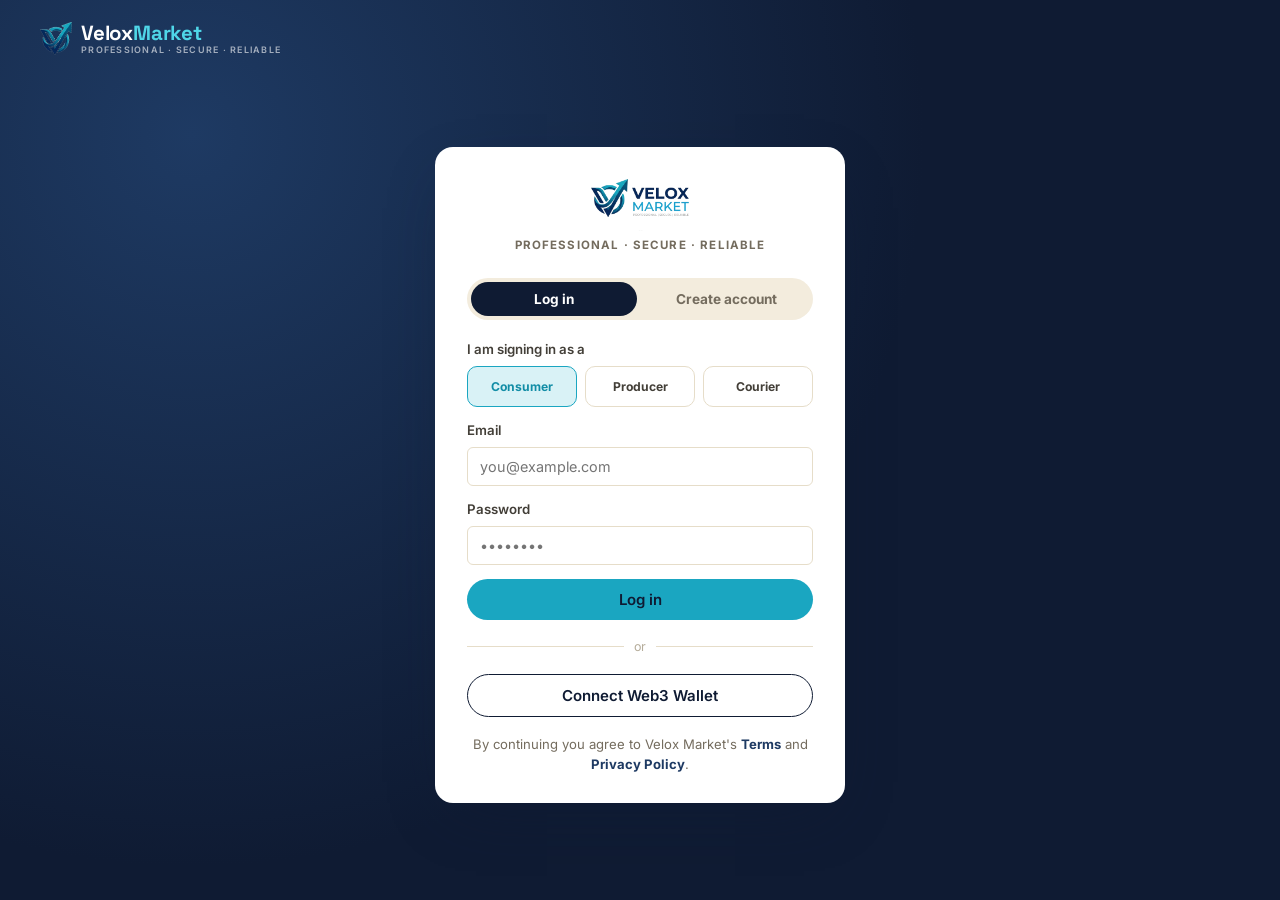
<file: login.html>
<!DOCTYPE html>
<html lang="en">
<head>
<meta charset="UTF-8">
<meta name="viewport" content="width=device-width, initial-scale=1.0">
<title>Log in — Velox Market</title>
<link rel="icon" href="assets/velox-icon.png">
<link rel="preconnect" href="https://fonts.googleapis.com">
<link href="https://fonts.googleapis.com/css2?family=Space+Grotesk:wght@500;700&family=Inter:wght@400;500;600;700&family=IBM+Plex+Mono:wght@500;700&display=swap" rel="stylesheet">
<link rel="stylesheet" href="css/velox.css">
</head>
<body>

<div class="auth-shell" data-page="auth">
  <div class="auth-topbar">
    <div class="container">
      <a href="index.html" class="logo">
        <img src="assets/velox-icon.png" alt="" class="logo-icon">
        <span class="logo-word">Velox<span>Market</span><small>Professional · Secure · Reliable</small></span>
      </a>
    </div>
  </div>

  <div class="auth-wrap">
    <div class="auth-card">
      <img src="assets/velox-logo-trimmed.png" alt="Velox Market" class="logo-full">
      <div class="auth-tagline">Professional · Secure · Reliable</div>

      <div class="auth-tabs">
        <button type="button" class="auth-tab is-active" data-tab="login">Log in</button>
        <button type="button" class="auth-tab" data-tab="register">Create account</button>
      </div>

      <!-- LOG IN -->
      <form class="auth-panel is-active" data-panel="login" id="vm-login-form">
        <div class="field">
          <label>I am signing in as a</label>
          <div class="role-picker">
            <button type="button" class="role-btn is-selected" data-role="consumer">Consumer</button>
            <button type="button" class="role-btn" data-role="producer">Producer</button>
            <button type="button" class="role-btn" data-role="courier">Courier</button>
          </div>
        </div>
        <div class="field">
          <label for="vm-login-email">Email</label>
          <input id="vm-login-email" type="email" required placeholder="you@example.com">
        </div>
        <div class="field">
          <label for="vm-login-password">Password</label>
          <input id="vm-login-password" type="password" required placeholder="••••••••">
        </div>
        <button type="submit" class="btn btn-primary btn-block">Log in</button>

        <div class="divider">or</div>
        <button type="button" class="btn btn-wallet btn-block" data-wallet-connect>Connect Web3 Wallet</button>
      </form>

      <!-- CREATE ACCOUNT -->
      <form class="auth-panel" data-panel="register" id="vm-register-form">
        <div class="field">
          <label>I want to join as a</label>
          <div class="role-picker">
            <button type="button" class="role-btn is-selected" data-role="consumer">Consumer</button>
            <button type="button" class="role-btn" data-role="producer">Producer</button>
            <button type="button" class="role-btn" data-role="courier">Courier</button>
          </div>
        </div>
        <div class="field">
          <label for="vm-reg-name">Full name</label>
          <input id="vm-reg-name" type="text" required placeholder="Your name">
        </div>
        <div class="field">
          <label for="vm-reg-email">Email</label>
          <input id="vm-reg-email" type="email" required placeholder="you@example.com">
        </div>
        <div class="field">
          <label for="vm-reg-password">Password</label>
          <input id="vm-reg-password" type="password" required placeholder="Create a password">
        </div>
        <button type="submit" class="btn btn-primary btn-block">Create account</button>

        <div class="divider">or</div>
        <button type="button" class="btn btn-wallet btn-block" data-wallet-connect>Connect Web3 Wallet</button>
      </form>

      <div class="auth-foot">
        By continuing you agree to Velox Market's <a href="#">Terms</a> and <a href="#">Privacy Policy</a>.
      </div>
    </div>
  </div>
</div>

<div class="toast" id="toast"></div>
<script src="js/script.js"></script>
</body>
</html>
</file>
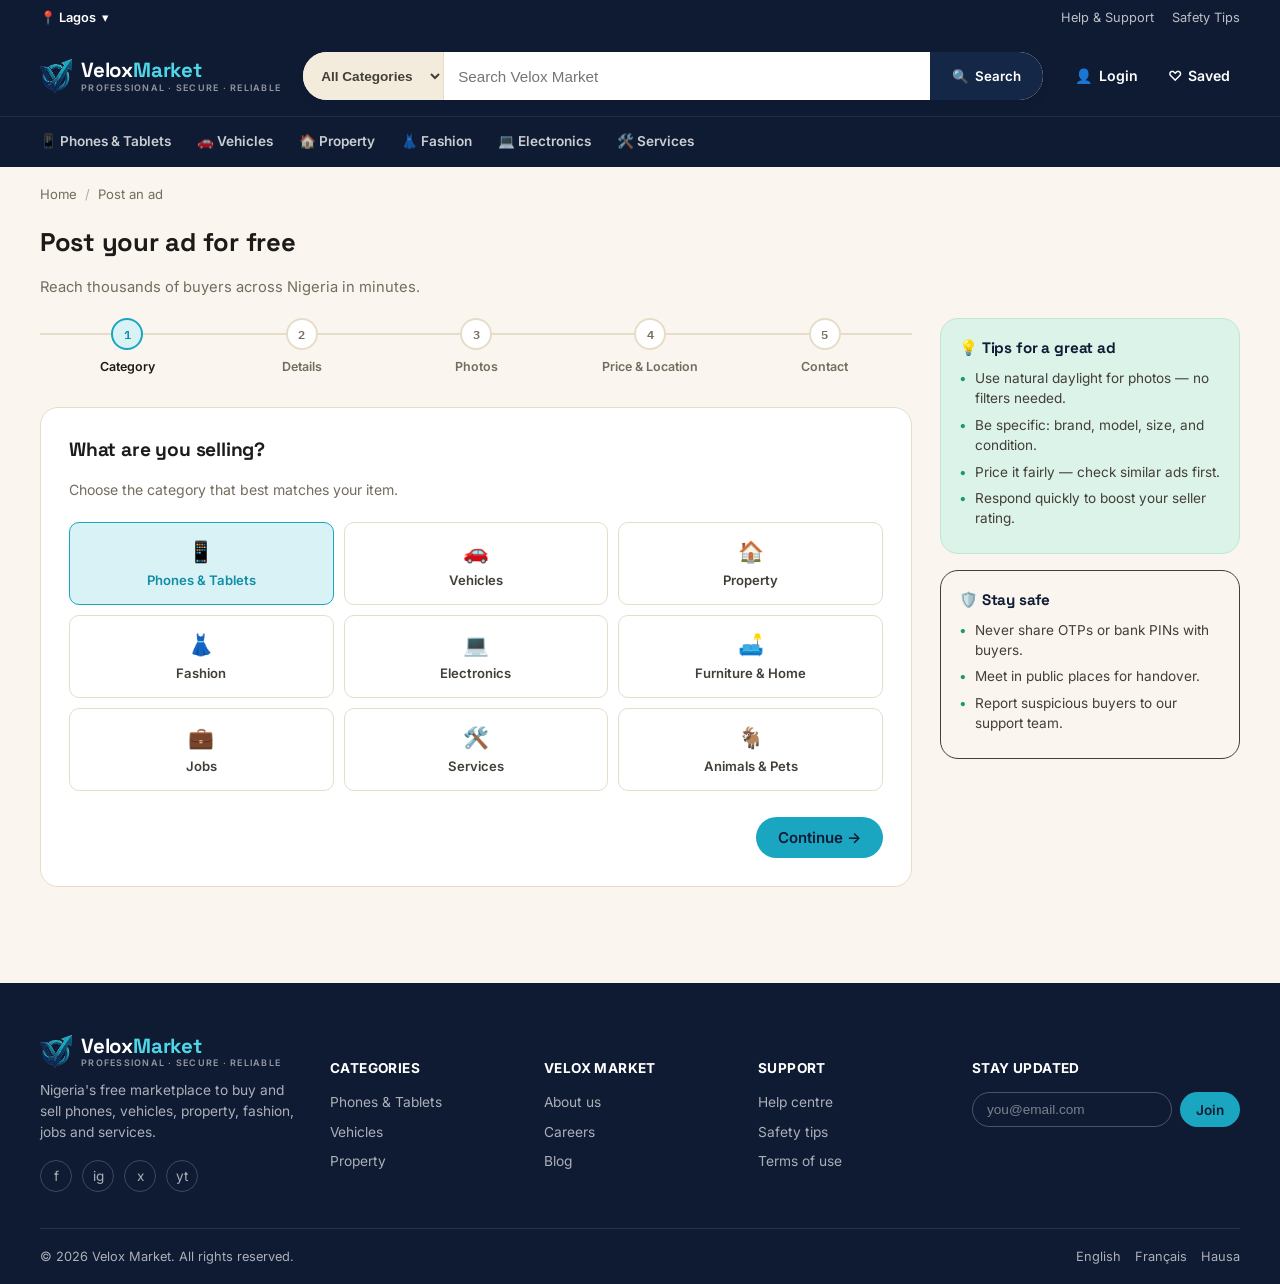
<file: post-ad.html>
<!DOCTYPE html>
<html lang="en">
<head>
<meta charset="UTF-8">
<meta name="viewport" content="width=device-width, initial-scale=1.0">
<title>Post a Free Ad — Velox Market</title>
<link rel="preconnect" href="https://fonts.googleapis.com">
<link href="https://fonts.googleapis.com/css2?family=Space+Grotesk:wght@500;700&family=Inter:wght@400;500;600;700&family=IBM+Plex+Mono:wght@500;700&display=swap" rel="stylesheet">
<link rel="stylesheet" href="css/velox.css">
</head>
<body>

<div class="topbar">
  <div class="container">
    <div class="location-pick">📍 Lagos <span aria-hidden="true">▾</span></div>
    <div class="topbar-links"><a href="#">Help &amp; Support</a><a href="#">Safety Tips</a></div>
  </div>
</div>

<header class="site-header">
  <div class="container header-row">
    <a href="index.html" class="logo"><img src="assets/velox-icon.png" alt="" class="logo-icon">
      <span class="logo-word">Velox<span>Market</span><small>Professional · Secure · Reliable</small></span></a>
    <form class="search-form" action="category.html">
      <select class="search-cat" aria-label="Category"><option>All Categories</option></select>
      <input class="search-input" type="text" name="q" placeholder="Search Velox Market">
      <button class="search-submit" type="submit">🔍 <span>Search</span></button>
    </form>
    <div class="header-actions">
      <div data-account-slot></div>
      <a href="#" class="icon-link">♡ <span>Saved</span></a>
    </div>
    <button class="nav-toggle" aria-label="Toggle categories">☰</button>
  </div>
  <nav class="cat-strip" aria-label="Browse categories">
    <div class="container">
      <a href="category.html">📱 Phones &amp; Tablets</a><a href="category.html">🚗 Vehicles</a>
      <a href="category.html">🏠 Property</a><a href="category.html">👗 Fashion</a>
      <a href="category.html">💻 Electronics</a><a href="category.html">🛠️ Services</a>
    </div>
  </nav>
</header>

<div class="container">
  <div class="breadcrumb"><a href="index.html">Home</a><span class="sep">/</span><span>Post an ad</span></div>
  <div style="margin-bottom:20px;">
    <h1 style="font-size:1.6rem;">Post your ad for free</h1>
    <p style="color:var(--ink-500);font-size:.92rem;">Reach thousands of buyers across Nigeria in minutes.</p>
  </div>
</div>

<div class="container post-layout">
  <div>
    <div class="stepper">
      <div class="step-item is-active"><span class="step-dot mono">1</span><span>Category</span></div>
      <div class="step-item"><span class="step-dot mono">2</span><span>Details</span></div>
      <div class="step-item"><span class="step-dot mono">3</span><span>Photos</span></div>
      <div class="step-item"><span class="step-dot mono">4</span><span>Price &amp; Location</span></div>
      <div class="step-item"><span class="step-dot mono">5</span><span>Contact</span></div>
    </div>

    <div class="form-card">
      <form onsubmit="return false;">

        <!-- STEP 1: CATEGORY -->
        <div class="form-panel is-active">
          <h3>What are you selling?</h3>
          <p>Choose the category that best matches your item.</p>
          <div class="cat-picker">
            <button type="button" class="cat-pick-btn is-selected"><span class="tile-icon">📱</span>Phones &amp; Tablets</button>
            <button type="button" class="cat-pick-btn"><span class="tile-icon">🚗</span>Vehicles</button>
            <button type="button" class="cat-pick-btn"><span class="tile-icon">🏠</span>Property</button>
            <button type="button" class="cat-pick-btn"><span class="tile-icon">👗</span>Fashion</button>
            <button type="button" class="cat-pick-btn"><span class="tile-icon">💻</span>Electronics</button>
            <button type="button" class="cat-pick-btn"><span class="tile-icon">🛋️</span>Furniture &amp; Home</button>
            <button type="button" class="cat-pick-btn"><span class="tile-icon">💼</span>Jobs</button>
            <button type="button" class="cat-pick-btn"><span class="tile-icon">🛠️</span>Services</button>
            <button type="button" class="cat-pick-btn"><span class="tile-icon">🐐</span>Animals &amp; Pets</button>
          </div>
          <div class="form-nav"><span></span><button type="button" class="btn btn-primary" data-step-next>Continue →</button></div>
        </div>

        <!-- STEP 2: DETAILS -->
        <div class="form-panel">
          <h3>Tell buyers about it</h3>
          <p>A clear title and honest description sell faster.</p>
          <div class="field-row">
            <div class="field full">
              <label>Ad title</label>
              <input type="text" placeholder="e.g. iPhone 13 Pro Max 256GB, Sierra Blue">
            </div>
            <div class="field">
              <label>Brand</label>
              <select><option>Apple</option><option>Samsung</option><option>Tecno</option><option>Infinix</option></select>
            </div>
            <div class="field">
              <label>Condition</label>
              <select><option>Brand new</option><option>Foreign used</option><option>Nigerian used</option></select>
            </div>
            <div class="field full">
              <label>Description</label>
              <textarea placeholder="Describe the item's condition, features, and reason for selling..."></textarea>
            </div>
          </div>
          <div class="form-nav">
            <button type="button" class="btn btn-ghost" data-step-prev>← Back</button>
            <button type="button" class="btn btn-primary" data-step-next>Continue →</button>
          </div>
        </div>

        <!-- STEP 3: PHOTOS -->
        <div class="form-panel">
          <h3>Add photos</h3>
          <p>Ads with at least 3 photos get up to 5x more responses.</p>
          <div class="upload-zone">
            <b>Drag photos here or click to upload</b>
            JPG or PNG, up to 10 photos, max 5MB each
          </div>
          <div class="upload-grid">
            <div class="upload-slot">＋</div><div class="upload-slot">＋</div><div class="upload-slot">＋</div>
            <div class="upload-slot">＋</div><div class="upload-slot">＋</div>
          </div>
          <div class="form-nav">
            <button type="button" class="btn btn-ghost" data-step-prev>← Back</button>
            <button type="button" class="btn btn-primary" data-step-next>Continue →</button>
          </div>
        </div>

        <!-- STEP 4: PRICE & LOCATION -->
        <div class="form-panel">
          <h3>Set your price &amp; location</h3>
          <p>Buyers can filter by price, so keep it competitive.</p>
          <div class="field-row">
            <div class="field">
              <label>Price (₦)</label>
              <input type="number" placeholder="e.g. 520000">
            </div>
            <div class="field">
              <label>&nbsp;</label>
              <label style="display:flex;align-items:center;gap:8px;font-weight:500;">
                <input type="checkbox" style="width:auto;" checked> Price is negotiable
              </label>
            </div>
            <div class="field">
              <label>State</label>
              <select><option>Lagos</option><option>Abuja (FCT)</option><option>Rivers</option><option>Oyo</option></select>
            </div>
            <div class="field">
              <label>City / Area</label>
              <input type="text" placeholder="e.g. Ikeja">
            </div>
          </div>
          <div class="form-nav">
            <button type="button" class="btn btn-ghost" data-step-prev>← Back</button>
            <button type="button" class="btn btn-primary" data-step-next>Continue →</button>
          </div>
        </div>

        <!-- STEP 5: CONTACT -->
        <div class="form-panel">
          <h3>How should buyers reach you?</h3>
          <p>Your number is only shown to buyers who tap "Show phone number."</p>
          <div class="field-row">
            <div class="field">
              <label>Full name</label>
              <input type="text" placeholder="Your name">
            </div>
            <div class="field">
              <label>Phone number</label>
              <input type="text" placeholder="080X XXX XXXX">
            </div>
            <div class="field full">
              <label style="display:flex;align-items:center;gap:8px;font-weight:500;">
                <input type="checkbox" style="width:auto;" checked> Allow in-app chat messages
              </label>
            </div>
          </div>
          <div class="form-nav">
            <button type="button" class="btn btn-ghost" data-step-prev>← Back</button>
            <button type="button" class="btn btn-primary" data-step-next>✓ Publish ad</button>
          </div>
        </div>

      </form>
    </div>
  </div>

  <aside class="tips-sidebar">
    <div class="tips-card">
      <h4>💡 Tips for a great ad</h4>
      <ul>
        <li>Use natural daylight for photos — no filters needed.</li>
        <li>Be specific: brand, model, size, and condition.</li>
        <li>Price it fairly — check similar ads first.</li>
        <li>Respond quickly to boost your seller rating.</li>
      </ul>
    </div>
    <div class="tips-card" style="background:var(--marigold-100);border-color:var(--marigold-500);">
      <h4>🛡️ Stay safe</h4>
      <ul>
        <li>Never share OTPs or bank PINs with buyers.</li>
        <li>Meet in public places for handover.</li>
        <li>Report suspicious buyers to our support team.</li>
      </ul>
    </div>
  </aside>
</div>

<footer class="site-footer">
  <div class="container">
    <div class="footer-grid">
      <div class="footer-col footer-brand">
        <a href="index.html" class="logo"><img src="assets/velox-icon.png" alt="" class="logo-icon">
      <span class="logo-word">Velox<span>Market</span><small>Professional · Secure · Reliable</small></span></a>
        <p>Nigeria's free marketplace to buy and sell phones, vehicles, property, fashion, jobs and services.</p>
        <div class="social-row"><a href="#">f</a><a href="#">ig</a><a href="#">x</a><a href="#">yt</a></div>
      </div>
      <div class="footer-col"><h5>Categories</h5>
        <ul><li><a href="category.html">Phones &amp; Tablets</a></li><li><a href="category.html">Vehicles</a></li>
        <li><a href="category.html">Property</a></li></ul>
      </div>
      <div class="footer-col"><h5>Velox Market</h5>
        <ul><li><a href="#">About us</a></li><li><a href="#">Careers</a></li><li><a href="#">Blog</a></li></ul>
      </div>
      <div class="footer-col"><h5>Support</h5>
        <ul><li><a href="#">Help centre</a></li><li><a href="#">Safety tips</a></li><li><a href="#">Terms of use</a></li></ul>
      </div>
      <div class="footer-col"><h5>Stay updated</h5>
        <form class="newsletter" onsubmit="event.preventDefault(); showToast('Subscribed! Check your inbox.');">
          <input type="email" placeholder="you@email.com" required aria-label="Email">
          <button class="btn btn-primary btn-sm" type="submit">Join</button>
        </form>
      </div>
    </div>
    <div class="footer-bottom">
      <span>© 2026 Velox Market. All rights reserved.</span>
      <div class="locales"><a href="#">English</a><a href="#">Français</a><a href="#">Hausa</a></div>
    </div>
  </div>
</footer>

<div class="modal-overlay" id="authModal">
  <div class="modal-box">
    <button class="modal-close" data-close-auth aria-label="Close">✕</button>
    <div class="modal-tabs"><button class="modal-tab is-active">Quick sign in</button></div>
    <form class="modal-panel is-active">
      <p style="font-size:.82rem;color:var(--ink-500);margin:-8px 0 4px;">Sign in to message sellers and track your activity.</p>
      <div class="field"><label>Phone number or email</label><input type="text" required placeholder="080X XXX XXXX"></div>
      <div class="field"><label>Password</label><input type="password" required placeholder="••••••••"></div>
      <button class="btn btn-primary btn-block" type="submit">Log in</button>
    </form>
    <p style="text-align:center;font-size:.8rem;color:var(--ink-500);margin-top:14px;">New here? <a href="login.html" style="font-weight:700;color:var(--indigo-800);">Create a free account</a></p>
  </div>
</div>

<div class="toast" id="toast"></div>
<script src="js/script.js"></script>
</body>
</html>
</file>
<file: css/velox.css>
/* =========================================================
   VELOX MARKET — shared stylesheet
   Design tokens: indigo (trust/adire) + teal (market/CTA)
   Display: Space Grotesk · Body: Inter · Data: IBM Plex Mono
   ========================================================= */

:root{
  --indigo-950:#0F1B33;
  --indigo-900:#152747;
  --indigo-800:#1E3A63;
  --indigo-700:#2A4E82;
  --teal-500:#1AA6C1;
  --teal-600:#128DA6;
  --teal-100:#D9F2F6;
  --leaf-600:#1D9A6C;
  --leaf-100:#DCF3E9;
  --market-red:#D64545;
  --sand-50:#FAF6EF;
  --sand-100:#F3ECDD;
  --ink-900:#1C1B19;
  --ink-700:#433F38;
  --ink-500:#746C5E;
  --ink-300:#B5AC9A;
  --line:#E6DDC9;
  --white:#FFFFFF;

  --radius-s:6px;
  --radius-m:10px;
  --radius-l:18px;
  --shadow-card:0 1px 2px rgba(28,27,25,.04), 0 8px 20px -12px rgba(15,27,51,.18);
  --shadow-pop:0 20px 60px -20px rgba(15,27,51,.45);

  --font-display:'Space Grotesk', system-ui, sans-serif;
  --font-body:'Inter', system-ui, sans-serif;
  --font-mono:'IBM Plex Mono', ui-monospace, monospace;
}

*,*::before,*::after{box-sizing:border-box;}
html{scroll-behavior:smooth;}
body{
  margin:0;
  font-family:var(--font-body);
  background:var(--sand-50);
  color:var(--ink-900);
  line-height:1.5;
  -webkit-font-smoothing:antialiased;
}
img{max-width:100%;display:block;}
a{color:inherit;text-decoration:none;}
ul{list-style:none;margin:0;padding:0;}
button{font-family:inherit;cursor:pointer;}
h1,h2,h3,h4{font-family:var(--font-display);margin:0;letter-spacing:-0.01em;}
.mono{font-family:var(--font-mono);}
.container{width:100%;max-width:1240px;margin:0 auto;padding:0 20px;}
:focus-visible{outline:3px solid var(--teal-600);outline-offset:2px;}

@media (prefers-reduced-motion: reduce){
  *{animation-duration:.001ms !important;transition-duration:.001ms !important;}
}

/* ---------- buttons ---------- */
.btn{
  display:inline-flex;align-items:center;justify-content:center;gap:8px;
  border:none;border-radius:999px;font-weight:600;font-size:.94rem;
  padding:11px 22px;transition:transform .15s ease, box-shadow .15s ease, background .15s ease;
  white-space:nowrap;
}
.btn:active{transform:scale(.97);}
.btn-primary{background:var(--teal-500);color:var(--indigo-950);}
.btn-primary:hover{background:var(--teal-600);}
.btn-outline{background:transparent;color:var(--white);border:1.5px solid rgba(255,255,255,.35);}
.btn-outline:hover{border-color:var(--white);}
.btn-ghost{background:transparent;color:var(--indigo-900);border:1.5px solid var(--line);}
.btn-ghost:hover{border-color:var(--indigo-700);}
.btn-block{width:100%;}
.btn-lg{padding:14px 28px;font-size:1.02rem;}
.btn-sm{padding:8px 16px;font-size:.85rem;}

/* =========================================================
   TOP UTILITY BAR
   ========================================================= */
.topbar{background:var(--indigo-950);color:rgba(255,255,255,.72);font-size:.8rem;}
.topbar .container{display:flex;align-items:center;justify-content:space-between;height:36px;}
.topbar-links{display:flex;gap:18px;}
.topbar-links a:hover{color:#fff;}
.location-pick{display:flex;align-items:center;gap:6px;color:#fff;font-weight:600;}

/* =========================================================
   MAIN HEADER
   ========================================================= */
.site-header{background:var(--indigo-950);padding:16px 0 0;}
.header-row{display:flex;align-items:center;gap:22px;padding-bottom:16px;}
.logo{display:flex;align-items:center;gap:9px;flex-shrink:0;}
.logo-icon{width:32px;height:auto;display:block;}
.logo-word{font-family:var(--font-display);font-weight:700;font-size:1.28rem;color:#fff;letter-spacing:-.01em;line-height:1.05;}
.logo-word span{color:#4FD6E8;}
.logo-word small{display:block;font-family:var(--font-body);font-weight:600;font-size:.56rem;letter-spacing:.14em;color:rgba(255,255,255,.55);text-transform:uppercase;margin-top:1px;}

.search-form{
  flex:1;display:flex;background:#fff;border-radius:999px;overflow:hidden;
  box-shadow:var(--shadow-card);height:48px;
}
.search-cat{
  border:none;background:var(--sand-100);color:var(--ink-700);font-size:.85rem;font-weight:600;
  padding:0 14px;border-right:1px solid var(--line);max-width:150px;
}
.search-input{
  flex:1;border:none;padding:0 14px;font-size:.95rem;color:var(--ink-900);min-width:0;
}
.search-input:focus{outline:none;}
.search-submit{
  border:none;background:var(--indigo-900);color:#fff;padding:0 22px;font-weight:600;
  display:flex;align-items:center;gap:6px;
}
.search-submit:hover{background:var(--indigo-800);}

.header-actions{display:flex;align-items:center;gap:10px;flex-shrink:0;}
.icon-link{
  display:flex;align-items:center;gap:6px;color:#fff;font-size:.88rem;font-weight:600;
  padding:8px 10px;border-radius:999px;
}
.icon-link:hover{background:rgba(255,255,255,.08);}
.icon-link .dot{
  width:8px;height:8px;border-radius:50%;background:var(--market-red);
  position:relative;top:-9px;right:-2px;
}

/* category strip */
.cat-strip{border-top:1px solid rgba(255,255,255,.08);}
.cat-strip .container{display:flex;gap:26px;overflow-x:auto;padding:10px 20px;scrollbar-width:none;}
.cat-strip .container::-webkit-scrollbar{display:none;}
.cat-strip a{
  color:rgba(255,255,255,.78);font-size:.85rem;font-weight:600;white-space:nowrap;
  display:flex;align-items:center;gap:6px;padding:4px 0;border-bottom:2px solid transparent;
}
.cat-strip a:hover{color:#fff;border-color:var(--teal-500);}

/* mobile nav toggle */
.nav-toggle{display:none;background:none;border:none;color:#fff;}

/* =========================================================
   HERO
   ========================================================= */
.hero{background:linear-gradient(180deg,var(--indigo-950), var(--indigo-900) 60%, var(--sand-50) 60%);padding:56px 0 0;}
.hero-grid{display:grid;grid-template-columns:1.1fr .9fr;gap:40px;align-items:center;}
.hero-eyebrow{
  display:inline-flex;align-items:center;gap:8px;color:var(--teal-500);
  font-weight:700;font-size:.8rem;letter-spacing:.06em;text-transform:uppercase;margin-bottom:14px;
}
.hero-eyebrow::before{content:"";width:18px;height:2px;background:var(--teal-500);}
.hero h1{color:#fff;font-size:clamp(2rem,4vw,3.1rem);line-height:1.08;margin-bottom:16px;}
.hero h1 em{font-style:normal;color:var(--teal-500);}
.hero p{color:rgba(255,255,255,.72);font-size:1.05rem;max-width:480px;margin-bottom:26px;}
.hero-ctas{display:flex;gap:12px;margin-bottom:34px;}
.hero-stats{display:flex;gap:0;border-top:1px solid rgba(255,255,255,.14);padding-top:22px;}
.hero-stat{flex:1;padding-right:16px;}
.hero-stat b{display:block;font-family:var(--font-mono);color:#fff;font-size:1.3rem;}
.hero-stat span{color:rgba(255,255,255,.6);font-size:.78rem;}

/* signature: floating listing-card mock in hero */
.hero-visual{position:relative;padding-bottom:40px;}
.mock-card{
  background:#fff;border-radius:var(--radius-l);box-shadow:var(--shadow-pop);
  padding:16px;width:280px;position:relative;
}
.mock-card.card-back{
  position:absolute;top:44px;left:-26px;transform:rotate(-7deg);opacity:.55;filter:grayscale(.2);
  z-index:1;
}
.mock-card.card-front{position:relative;z-index:2;transform:rotate(2deg);}
.mock-thumb{
  height:150px;border-radius:var(--radius-m);
  background:repeating-linear-gradient(135deg,#EADFC4 0 12px,#F3ECDD 12px 24px);
  margin-bottom:10px;position:relative;overflow:hidden;
}
.nego-ribbon{
  position:absolute;top:10px;left:-32px;background:var(--market-red);color:#fff;
  font-size:.68rem;font-weight:700;letter-spacing:.04em;text-transform:uppercase;
  padding:4px 34px;transform:rotate(-45deg);box-shadow:0 2px 6px rgba(0,0,0,.25);
}
.mock-card h4{font-size:.98rem;margin-bottom:4px;}
.mock-price{font-family:var(--font-mono);font-weight:700;color:var(--indigo-900);font-size:1.15rem;}
.mock-meta{display:flex;justify-content:space-between;align-items:center;margin-top:8px;font-size:.78rem;color:var(--ink-500);}
.stamp-verified{
  display:inline-flex;align-items:center;gap:4px;color:var(--leaf-600);font-weight:700;font-size:.72rem;
  border:1.5px solid var(--leaf-600);border-radius:999px;padding:2px 8px;transform:rotate(-6deg);
}

/* =========================================================
   SECTION SHELLS
   ========================================================= */
.section{padding:56px 0;}
.section-head{display:flex;justify-content:space-between;align-items:flex-end;margin-bottom:28px;gap:20px;}
.section-head h2{font-size:1.7rem;}
.section-head p{color:var(--ink-500);margin-top:6px;max-width:520px;}
.section-link{font-weight:700;font-size:.88rem;color:var(--indigo-800);white-space:nowrap;}
.section-link:hover{color:var(--teal-600);}
.section-tight{padding-top:0;}
.bg-alt{background:var(--sand-100);}

/* popular categories grid */
.cat-grid{display:grid;grid-template-columns:repeat(4,1fr);gap:16px;}
.cat-tile{
  background:#fff;border:1px solid var(--line);border-radius:var(--radius-m);
  padding:20px 16px;display:flex;flex-direction:column;gap:10px;transition:border-color .15s, transform .15s;
}
.cat-tile:hover{border-color:var(--teal-500);transform:translateY(-2px);}
.cat-tile .tile-icon{
  width:42px;height:42px;border-radius:10px;background:var(--teal-100);
  display:flex;align-items:center;justify-content:center;font-size:1.2rem;
}
.cat-tile h4{font-size:.95rem;}
.cat-tile span{color:var(--ink-500);font-size:.78rem;}

/* location chips */
.chip-row{display:flex;gap:10px;flex-wrap:wrap;}
.chip{
  border:1px solid var(--line);background:#fff;border-radius:999px;padding:8px 16px;
  font-size:.85rem;font-weight:600;color:var(--ink-700);
}
.chip:hover{border-color:var(--indigo-700);color:var(--indigo-800);}
.chip.is-active{background:var(--indigo-950);color:#fff;border-color:var(--indigo-950);}

/* =========================================================
   LISTING CARDS (grid)
   ========================================================= */
.listing-grid{display:grid;grid-template-columns:repeat(4,1fr);gap:18px;}
.listing-card{
  background:#fff;border:1px solid var(--line);border-radius:var(--radius-m);overflow:hidden;
  display:flex;flex-direction:column;position:relative;transition:box-shadow .15s, transform .15s;
}
.listing-card:hover{box-shadow:var(--shadow-card);transform:translateY(-3px);}
.listing-thumb{
  height:150px;position:relative;overflow:hidden;
  background:repeating-linear-gradient(135deg,#EFE7D3 0 14px,#F6F0E1 14px 28px);
}
.listing-thumb .nego-ribbon{top:10px;left:-32px;}
.fav-btn{
  position:absolute;top:8px;right:8px;width:30px;height:30px;border-radius:50%;
  background:rgba(255,255,255,.9);border:none;display:flex;align-items:center;justify-content:center;
  font-size:.95rem;color:var(--ink-500);
}
.fav-btn.is-fav{color:var(--market-red);}
.listing-body{padding:12px 14px 14px;display:flex;flex-direction:column;gap:6px;flex:1;}
.listing-price{font-family:var(--font-mono);font-weight:700;color:var(--indigo-900);font-size:1.08rem;}
.listing-title{font-size:.9rem;color:var(--ink-900);font-weight:600;line-height:1.35;
  display:-webkit-box;-webkit-line-clamp:2;-webkit-box-orient:vertical;overflow:hidden;}
.listing-meta{display:flex;justify-content:space-between;align-items:center;font-size:.76rem;color:var(--ink-500);margin-top:auto;}
.badge-verified{
  display:inline-flex;align-items:center;gap:3px;font-size:.68rem;font-weight:700;color:var(--leaf-600);
}

/* =========================================================
   HOW IT WORKS
   ========================================================= */
.steps{display:grid;grid-template-columns:repeat(3,1fr);gap:22px;}
.step{background:#fff;border-radius:var(--radius-l);padding:26px;border:1px solid var(--line);}
.step-num{font-family:var(--font-mono);color:var(--teal-600);font-weight:700;font-size:.85rem;}
.step h3{margin:10px 0 8px;font-size:1.15rem;}
.step p{color:var(--ink-500);font-size:.9rem;}

/* safety banner */
.safety-banner{
  background:var(--leaf-100);border:1px solid #BFE6D4;border-radius:var(--radius-l);
  padding:22px 26px;display:flex;align-items:center;gap:18px;justify-content:space-between;flex-wrap:wrap;
}
.safety-banner h3{color:var(--indigo-950);font-size:1.1rem;margin-bottom:4px;}
.safety-banner p{color:var(--ink-700);font-size:.9rem;max-width:560px;}

/* app download */
.app-cta{
  background:var(--indigo-950);border-radius:var(--radius-l);padding:44px;
  display:grid;grid-template-columns:1.1fr .9fr;align-items:center;gap:24px;color:#fff;overflow:hidden;
}
.app-cta h2{font-size:1.7rem;margin-bottom:10px;}
.app-cta p{color:rgba(255,255,255,.7);max-width:420px;margin-bottom:20px;}
.store-badges{display:flex;gap:10px;}
.store-badge{
  border:1.5px solid rgba(255,255,255,.3);border-radius:var(--radius-s);padding:9px 16px;
  display:flex;flex-direction:column;font-size:.7rem;color:#fff;
}
.store-badge b{font-size:.9rem;font-family:var(--font-display);}
.app-visual{justify-self:end;display:flex;gap:14px;}
.phone-mock{
  width:120px;height:230px;border-radius:22px;background:var(--indigo-800);
  border:6px solid rgba(255,255,255,.15);position:relative;
}
.phone-mock::after{
  content:"";position:absolute;inset:14px;border-radius:12px;
  background:linear-gradient(160deg,var(--teal-500),var(--indigo-700));
}
.phone-mock.small{width:88px;height:170px;margin-top:34px;opacity:.75;}

/* testimonials */
.testi-grid{display:grid;grid-template-columns:repeat(3,1fr);gap:18px;}
.testi-card{background:#fff;border:1px solid var(--line);border-radius:var(--radius-m);padding:22px;}
.testi-card p{color:var(--ink-700);font-size:.92rem;margin-bottom:16px;}
.testi-who{display:flex;align-items:center;gap:10px;}
.avatar{width:36px;height:36px;border-radius:50%;background:var(--teal-100);
  display:flex;align-items:center;justify-content:center;font-weight:700;color:var(--teal-600);}
.testi-who b{font-size:.86rem;display:block;}
.testi-who span{font-size:.76rem;color:var(--ink-500);}

/* =========================================================
   FOOTER
   ========================================================= */
.site-footer{background:var(--indigo-950);color:rgba(255,255,255,.65);padding:52px 0 0;margin-top:40px;}
.footer-grid{display:grid;grid-template-columns:1.4fr repeat(4,1fr);gap:24px;padding-bottom:36px;}
.footer-col h5{color:#fff;font-size:.85rem;margin-bottom:14px;letter-spacing:.03em;text-transform:uppercase;}
.footer-col ul li{margin-bottom:9px;font-size:.86rem;}
.footer-col ul a:hover{color:#fff;}
.footer-brand p{font-size:.86rem;max-width:260px;margin:12px 0 18px;}
.social-row{display:flex;gap:10px;}
.social-row a{
  width:32px;height:32px;border-radius:50%;border:1px solid rgba(255,255,255,.2);
  display:flex;align-items:center;justify-content:center;font-size:.85rem;
}
.newsletter{display:flex;gap:8px;margin-top:6px;}
.newsletter input{
  flex:1;border-radius:999px;border:1px solid rgba(255,255,255,.25);background:transparent;
  color:#fff;padding:9px 14px;font-size:.85rem;min-width:0;
}
.newsletter input::placeholder{color:rgba(255,255,255,.45);}
.footer-bottom{
  border-top:1px solid rgba(255,255,255,.1);padding:18px 0;display:flex;
  justify-content:space-between;align-items:center;font-size:.8rem;flex-wrap:wrap;gap:10px;
}
.footer-bottom .locales{display:flex;gap:14px;}

/* =========================================================
   BREADCRUMB
   ========================================================= */
.breadcrumb{display:flex;gap:8px;font-size:.82rem;color:var(--ink-500);padding:18px 0;flex-wrap:wrap;}
.breadcrumb a:hover{color:var(--indigo-800);}
.breadcrumb .sep{color:var(--ink-300);}

/* =========================================================
   LISTING DETAIL PAGE
   ========================================================= */
.listing-detail{display:grid;grid-template-columns:1.5fr 1fr;gap:32px;align-items:start;padding-bottom:56px;}
.gallery-main{
  height:380px;border-radius:var(--radius-l);position:relative;overflow:hidden;
  background:repeating-linear-gradient(135deg,#EFE7D3 0 18px,#F6F0E1 18px 36px);margin-bottom:10px;
}
.gallery-main .nego-ribbon{top:20px;left:-38px;font-size:.78rem;padding:5px 44px;}
.gallery-thumbs{display:grid;grid-template-columns:repeat(5,1fr);gap:8px;}
.gallery-thumbs div{
  height:64px;border-radius:var(--radius-s);
  background:repeating-linear-gradient(135deg,#EFE7D3 0 10px,#F6F0E1 10px 20px);cursor:pointer;border:2px solid transparent;
}
.gallery-thumbs div.is-active{border-color:var(--teal-500);}

.detail-title{font-size:1.5rem;margin-bottom:8px;}
.detail-price{font-family:var(--font-mono);font-size:1.9rem;font-weight:700;color:var(--indigo-950);}
.detail-price .tag-nego{
  display:inline-block;margin-left:10px;background:var(--teal-100);color:var(--teal-600);
  font-family:var(--font-body);font-size:.72rem;font-weight:700;border-radius:999px;padding:3px 10px;vertical-align:middle;
}
.detail-meta-row{display:flex;gap:16px;color:var(--ink-500);font-size:.85rem;margin:10px 0 20px;flex-wrap:wrap;}

.seller-card{background:#fff;border:1px solid var(--line);border-radius:var(--radius-l);padding:20px;margin-bottom:16px;}
.seller-top{display:flex;gap:12px;align-items:center;margin-bottom:14px;}
.seller-top .avatar{width:48px;height:48px;font-size:1.1rem;}
.seller-name{display:flex;align-items:center;gap:6px;font-weight:700;}
.seller-stats{display:flex;gap:14px;font-size:.78rem;color:var(--ink-500);margin-top:14px;border-top:1px solid var(--line);padding-top:14px;}
.contact-actions{display:flex;flex-direction:column;gap:10px;margin-top:14px;}

.tips-card{
  background:var(--leaf-100);border:1px solid #BFE6D4;border-radius:var(--radius-l);padding:18px;font-size:.85rem;color:var(--ink-700);
}
.tips-card h4{color:var(--indigo-950);font-size:.95rem;margin-bottom:8px;}
.tips-card ul{margin-top:8px;}
.tips-card li{margin-bottom:6px;padding-left:16px;position:relative;}
.tips-card li::before{content:"•";position:absolute;left:0;color:var(--leaf-600);}

.desc-block{background:#fff;border:1px solid var(--line);border-radius:var(--radius-l);padding:24px;margin-bottom:20px;}
.desc-block h3{margin-bottom:12px;font-size:1.15rem;}
.desc-block p{color:var(--ink-700);font-size:.92rem;margin-bottom:14px;}
.spec-table{width:100%;border-collapse:collapse;font-size:.88rem;}
.spec-table td{padding:9px 0;border-bottom:1px solid var(--sand-100);}
.spec-table td:first-child{color:var(--ink-500);width:40%;}
.spec-table td:last-child{font-weight:600;}

.map-block{
  height:200px;border-radius:var(--radius-m);
  background:repeating-linear-gradient(45deg,#E7E0CC 0 10px,#F3ECDD 10px 20px);
  display:flex;align-items:center;justify-content:center;color:var(--ink-500);font-size:.85rem;font-weight:600;
}

/* =========================================================
   CATEGORY / SEARCH RESULTS PAGE
   ========================================================= */
.results-layout{display:grid;grid-template-columns:260px 1fr;gap:28px;padding-bottom:56px;}
.filter-card{background:#fff;border:1px solid var(--line);border-radius:var(--radius-l);padding:20px;margin-bottom:16px;}
.filter-card h4{font-size:.92rem;margin-bottom:12px;}
.filter-list li{margin-bottom:9px;font-size:.87rem;display:flex;align-items:center;gap:8px;color:var(--ink-700);}
.range-row{display:flex;gap:8px;}
.range-row input{
  width:100%;border:1px solid var(--line);border-radius:var(--radius-s);padding:8px 10px;font-size:.85rem;min-width:0;
}
.results-top{display:flex;justify-content:space-between;align-items:center;margin-bottom:18px;flex-wrap:wrap;gap:12px;}
.results-count{font-size:.92rem;color:var(--ink-700);}
.results-count b{color:var(--ink-900);}
.sort-select{
  border:1px solid var(--line);border-radius:999px;padding:9px 16px;font-size:.85rem;background:#fff;font-weight:600;
}
.results-grid{display:grid;grid-template-columns:repeat(3,1fr);gap:18px;}
.pagination{display:flex;justify-content:center;gap:8px;margin-top:30px;}
.pagination a{
  width:36px;height:36px;border-radius:8px;border:1px solid var(--line);display:flex;align-items:center;
  justify-content:center;font-size:.85rem;font-weight:600;
}
.pagination a.is-active{background:var(--indigo-950);color:#fff;border-color:var(--indigo-950);}

/* =========================================================
   POST AN AD PAGE
   ========================================================= */
.post-layout{display:grid;grid-template-columns:1fr 300px;gap:28px;padding-bottom:56px;}
.stepper{display:flex;justify-content:space-between;margin-bottom:30px;position:relative;}
.stepper::before{content:"";position:absolute;top:15px;left:0;right:0;height:2px;background:var(--line);z-index:0;}
.step-item{position:relative;z-index:1;display:flex;flex-direction:column;align-items:center;gap:8px;flex:1;}
.step-dot{
  width:32px;height:32px;border-radius:50%;background:#fff;border:2px solid var(--line);
  display:flex;align-items:center;justify-content:center;font-family:var(--font-mono);font-weight:700;font-size:.85rem;color:var(--ink-500);
}
.step-item.is-active .step-dot{border-color:var(--teal-500);color:var(--teal-600);background:var(--teal-100);}
.step-item.is-done .step-dot{background:var(--leaf-600);border-color:var(--leaf-600);color:#fff;}
.step-item span{font-size:.78rem;color:var(--ink-500);font-weight:600;text-align:center;}
.step-item.is-active span{color:var(--ink-900);}

.form-card{background:#fff;border:1px solid var(--line);border-radius:var(--radius-l);padding:28px;}
.form-panel{display:none;}
.form-panel.is-active{display:block;}
.form-panel h3{font-size:1.2rem;margin-bottom:6px;}
.form-panel > p{color:var(--ink-500);font-size:.88rem;margin-bottom:22px;}
.field-row{display:grid;grid-template-columns:1fr 1fr;gap:16px;margin-bottom:16px;}
.field{display:flex;flex-direction:column;gap:6px;}
.field.full{grid-column:1 / -1;}
.field label{font-size:.83rem;font-weight:600;color:var(--ink-700);}
.field input,.field select,.field textarea{
  border:1px solid var(--line);border-radius:var(--radius-s);padding:10px 12px;font-size:.9rem;
  font-family:inherit;color:var(--ink-900);background:#fff;
}
.field textarea{resize:vertical;min-height:110px;}
.field input:focus,.field select:focus,.field textarea:focus{outline:none;border-color:var(--teal-500);}

.cat-picker{display:grid;grid-template-columns:repeat(3,1fr);gap:10px;}
.cat-pick-btn{
  border:1.5px solid var(--line);border-radius:var(--radius-m);padding:16px 10px;background:#fff;
  display:flex;flex-direction:column;align-items:center;gap:8px;font-size:.82rem;font-weight:600;color:var(--ink-700);
}
.cat-pick-btn:hover{border-color:var(--teal-500);}
.cat-pick-btn.is-selected{border-color:var(--teal-500);background:var(--teal-100);color:var(--teal-600);}
.cat-pick-btn .tile-icon{font-size:1.3rem;}

.upload-zone{
  border:2px dashed var(--line);border-radius:var(--radius-m);padding:34px;text-align:center;color:var(--ink-500);
  font-size:.88rem;margin-bottom:16px;
}
.upload-zone b{display:block;color:var(--ink-900);margin-bottom:4px;font-size:.95rem;}
.upload-grid{display:grid;grid-template-columns:repeat(5,1fr);gap:10px;}
.upload-slot{
  aspect-ratio:1;border-radius:var(--radius-s);border:1px dashed var(--line);
  display:flex;align-items:center;justify-content:center;color:var(--ink-300);font-size:1.4rem;
}
.form-nav{display:flex;justify-content:space-between;margin-top:26px;}

.tips-sidebar .tips-card{margin-bottom:16px;}

/* =========================================================
   AUTH MODAL
   ========================================================= */
.modal-overlay{
  position:fixed;inset:0;background:rgba(15,27,51,.55);display:none;align-items:center;justify-content:center;
  z-index:100;padding:20px;
}
.modal-overlay.is-open{display:flex;}
.modal-box{
  background:#fff;border-radius:var(--radius-l);width:380px;max-width:100%;padding:30px;position:relative;
  box-shadow:var(--shadow-pop);
}
.modal-close{position:absolute;top:16px;right:16px;background:none;border:none;font-size:1.2rem;color:var(--ink-500);}
.modal-tabs{display:flex;gap:6px;background:var(--sand-100);border-radius:999px;padding:4px;margin-bottom:22px;}
.modal-tab{flex:1;text-align:center;padding:8px;border-radius:999px;font-size:.85rem;font-weight:700;color:var(--ink-500);background:none;border:none;}
.modal-tab.is-active{background:var(--indigo-950);color:#fff;}
.modal-panel{display:none;flex-direction:column;gap:14px;}
.modal-panel.is-active{display:flex;}
.modal-panel .field label{font-size:.8rem;}
.modal-foot{text-align:center;font-size:.8rem;color:var(--ink-500);margin-top:6px;}
.divider{display:flex;align-items:center;gap:10px;color:var(--ink-300);font-size:.78rem;margin:4px 0;}
.divider::before,.divider::after{content:"";flex:1;height:1px;background:var(--line);}

/* =========================================================
   TOAST
   ========================================================= */
.toast{
  position:fixed;bottom:24px;left:50%;transform:translateX(-50%) translateY(20px);
  background:var(--indigo-950);color:#fff;padding:13px 22px;border-radius:999px;font-size:.88rem;
  opacity:0;pointer-events:none;transition:all .25s ease;z-index:200;font-weight:600;
}
.toast.is-visible{opacity:1;transform:translateX(-50%) translateY(0);}

/* =========================================================
   AUTH / LOGIN PAGE
   ========================================================= */
.auth-shell{min-height:100vh;display:flex;flex-direction:column;
  background:radial-gradient(circle at 15% 15%,var(--indigo-800),var(--indigo-950) 55%),linear-gradient(160deg,var(--indigo-950),var(--teal-600) 150%);
}
.auth-topbar{padding:22px 0;}
.auth-topbar .logo-word small{color:rgba(255,255,255,.6);}
.auth-wrap{flex:1;display:flex;align-items:center;justify-content:center;padding:20px 20px 48px;}
.auth-card{background:#fff;border-radius:var(--radius-l);width:100%;max-width:410px;padding:32px 32px 28px;box-shadow:var(--shadow-pop);}
.auth-card .logo-full{display:block;margin:0 auto 6px;height:52px;width:auto;}
.auth-tagline{text-align:center;color:var(--ink-500);font-size:.72rem;letter-spacing:.1em;text-transform:uppercase;margin-bottom:24px;font-weight:700;}
.auth-tabs{display:flex;gap:6px;background:var(--sand-100);border-radius:999px;padding:4px;margin-bottom:20px;}
.auth-tab{flex:1;text-align:center;padding:9px;border-radius:999px;font-size:.85rem;font-weight:700;color:var(--ink-500);background:none;border:none;}
.auth-tab.is-active{background:var(--indigo-950);color:#fff;}
.auth-panel{display:none;flex-direction:column;gap:14px;}
.auth-panel.is-active{display:flex;}
.role-picker{display:grid;grid-template-columns:repeat(3,1fr);gap:8px;}
.role-btn{border:1.5px solid var(--line);border-radius:var(--radius-m);padding:12px 6px;background:#fff;
  display:flex;flex-direction:column;align-items:center;gap:6px;font-size:.76rem;font-weight:700;color:var(--ink-700);}
.role-btn .role-icon{font-size:1.25rem;}
.role-btn.is-selected{border-color:var(--teal-500);background:var(--teal-100);color:var(--teal-600);}
.btn-wallet{background:#fff;border:1.5px solid var(--indigo-950);color:var(--indigo-950);}
.auth-foot{text-align:center;font-size:.82rem;color:var(--ink-500);margin-top:18px;}
.auth-foot a{font-weight:700;color:var(--indigo-800);}
.auth-error{background:#fdeaea;color:var(--market-red);border:1px solid #f3b9b9;padding:9px 12px;
  border-radius:var(--radius-s);font-size:.82rem;margin-bottom:2px;}
.field-hint{font-size:.74rem;color:var(--ink-500);margin-top:-6px;}

/* =========================================================
   DASHBOARD (Consumer / Producer / Courier)
   ========================================================= */
.dash-stats[data-role-panel],.dash-grid[data-role-panel]{display:none;}
.dash-topbar{background:var(--indigo-950);padding:14px 0;}
.dash-topbar .container{display:flex;align-items:center;justify-content:space-between;gap:16px;}
.role-badge{display:flex;align-items:center;gap:8px;padding:6px 14px;border-radius:999px;
  background:rgba(255,255,255,.12);color:#fff;font-size:.78rem;font-weight:700;text-transform:capitalize;}
.role-badge .dot{width:7px;height:7px;border-radius:50%;background:var(--teal-500);}
.dash-actions{display:flex;align-items:center;gap:10px;}
.logout-btn{background:transparent;border:1.5px solid rgba(255,255,255,.35);color:#fff;padding:8px 16px;
  border-radius:999px;font-size:.8rem;font-weight:700;}
.logout-btn:hover{background:rgba(255,255,255,.12);}

.dash-hero{background:linear-gradient(135deg,var(--indigo-950),var(--indigo-800) 75%);padding:30px 0 54px;color:#fff;}
.dash-hero-eyebrow{color:#4FD6E8;font-weight:700;font-size:.75rem;letter-spacing:.08em;text-transform:uppercase;margin-bottom:8px;}
.dash-hero h1{font-size:1.55rem;margin-bottom:6px;}
.dash-hero p{color:rgba(255,255,255,.72);font-size:.9rem;max-width:480px;}

.dash-stats{display:grid;grid-template-columns:repeat(4,1fr);gap:16px;margin-top:-34px;position:relative;z-index:2;}
.dash-stat{background:#fff;border-radius:var(--radius-m);border:1px solid var(--line);padding:18px 20px;box-shadow:var(--shadow-card);}
.dash-stat b{display:block;font-family:var(--font-mono);font-size:1.35rem;color:var(--indigo-950);}
.dash-stat span{font-size:.76rem;color:var(--ink-500);font-weight:600;}

.dash-body{padding:36px 0 60px;}
.dash-grid{display:grid;grid-template-columns:1.6fr 1fr;gap:22px;align-items:start;}
.dash-card{background:#fff;border:1px solid var(--line);border-radius:var(--radius-l);padding:22px;margin-bottom:18px;}
.dash-card-head{display:flex;justify-content:space-between;align-items:center;margin-bottom:14px;}
.dash-card-head h3{font-size:1.02rem;}
.dash-card-head a{font-size:.78rem;font-weight:700;color:var(--indigo-800);}
.dash-list-item{display:flex;justify-content:space-between;align-items:center;gap:10px;padding:12px 0;
  border-bottom:1px solid var(--sand-100);font-size:.87rem;}
.dash-list-item:last-child{border-bottom:none;}
.dash-list-item b{display:block;font-size:.88rem;color:var(--ink-900);}
.dash-list-item .sub{display:block;font-size:.76rem;color:var(--ink-500);margin-top:2px;}
.status-pill{font-size:.68rem;font-weight:700;padding:4px 11px;border-radius:999px;white-space:nowrap;}
.status-pill.pending{background:var(--teal-100);color:var(--teal-600);}
.status-pill.transit{background:#FDECC9;color:#B9791F;}
.status-pill.done{background:var(--leaf-100);color:var(--leaf-600);}
.quick-actions{display:flex;flex-direction:column;gap:10px;}
.role-empty{color:var(--ink-500);font-size:.85rem;padding:6px 0;}

/* =========================================================
   RESPONSIVE
   ========================================================= */
@media (max-width:1024px){
  .listing-grid,.results-grid{grid-template-columns:repeat(3,1fr);}
  .cat-grid{grid-template-columns:repeat(3,1fr);}
  .results-layout{grid-template-columns:220px 1fr;}
  .post-layout{grid-template-columns:1fr;}
  .tips-sidebar{order:-1;}
}
@media (max-width:860px){
  .hero-grid{grid-template-columns:1fr;}
  .hero-visual{display:none;}
  .listing-detail{grid-template-columns:1fr;}
  .footer-grid{grid-template-columns:repeat(3,1fr);}
  .results-layout{grid-template-columns:1fr;}
  .steps,.testi-grid{grid-template-columns:1fr;}
  .app-cta{grid-template-columns:1fr;text-align:center;}
  .app-visual{justify-self:center;}
}
@media (max-width:640px){
  .topbar{display:none;}
  .nav-toggle{display:block;}
  .header-actions .icon-link span{display:none;}
  .cat-grid,.listing-grid,.results-grid{grid-template-columns:repeat(2,1fr);}
  .footer-grid{grid-template-columns:repeat(2,1fr);}
  .field-row,.cat-picker{grid-template-columns:1fr 1fr;}
  .search-cat{display:none;}
  .hero{padding:36px 0 0;}
  .dash-stats{grid-template-columns:repeat(2,1fr);}
  .dash-grid{grid-template-columns:1fr;}
  .role-picker{grid-template-columns:1fr 1fr 1fr;}
}
@media (max-width:480px){
  .dash-stats{grid-template-columns:1fr 1fr;}
  .auth-card{padding:26px 22px 24px;}
}
</file>
